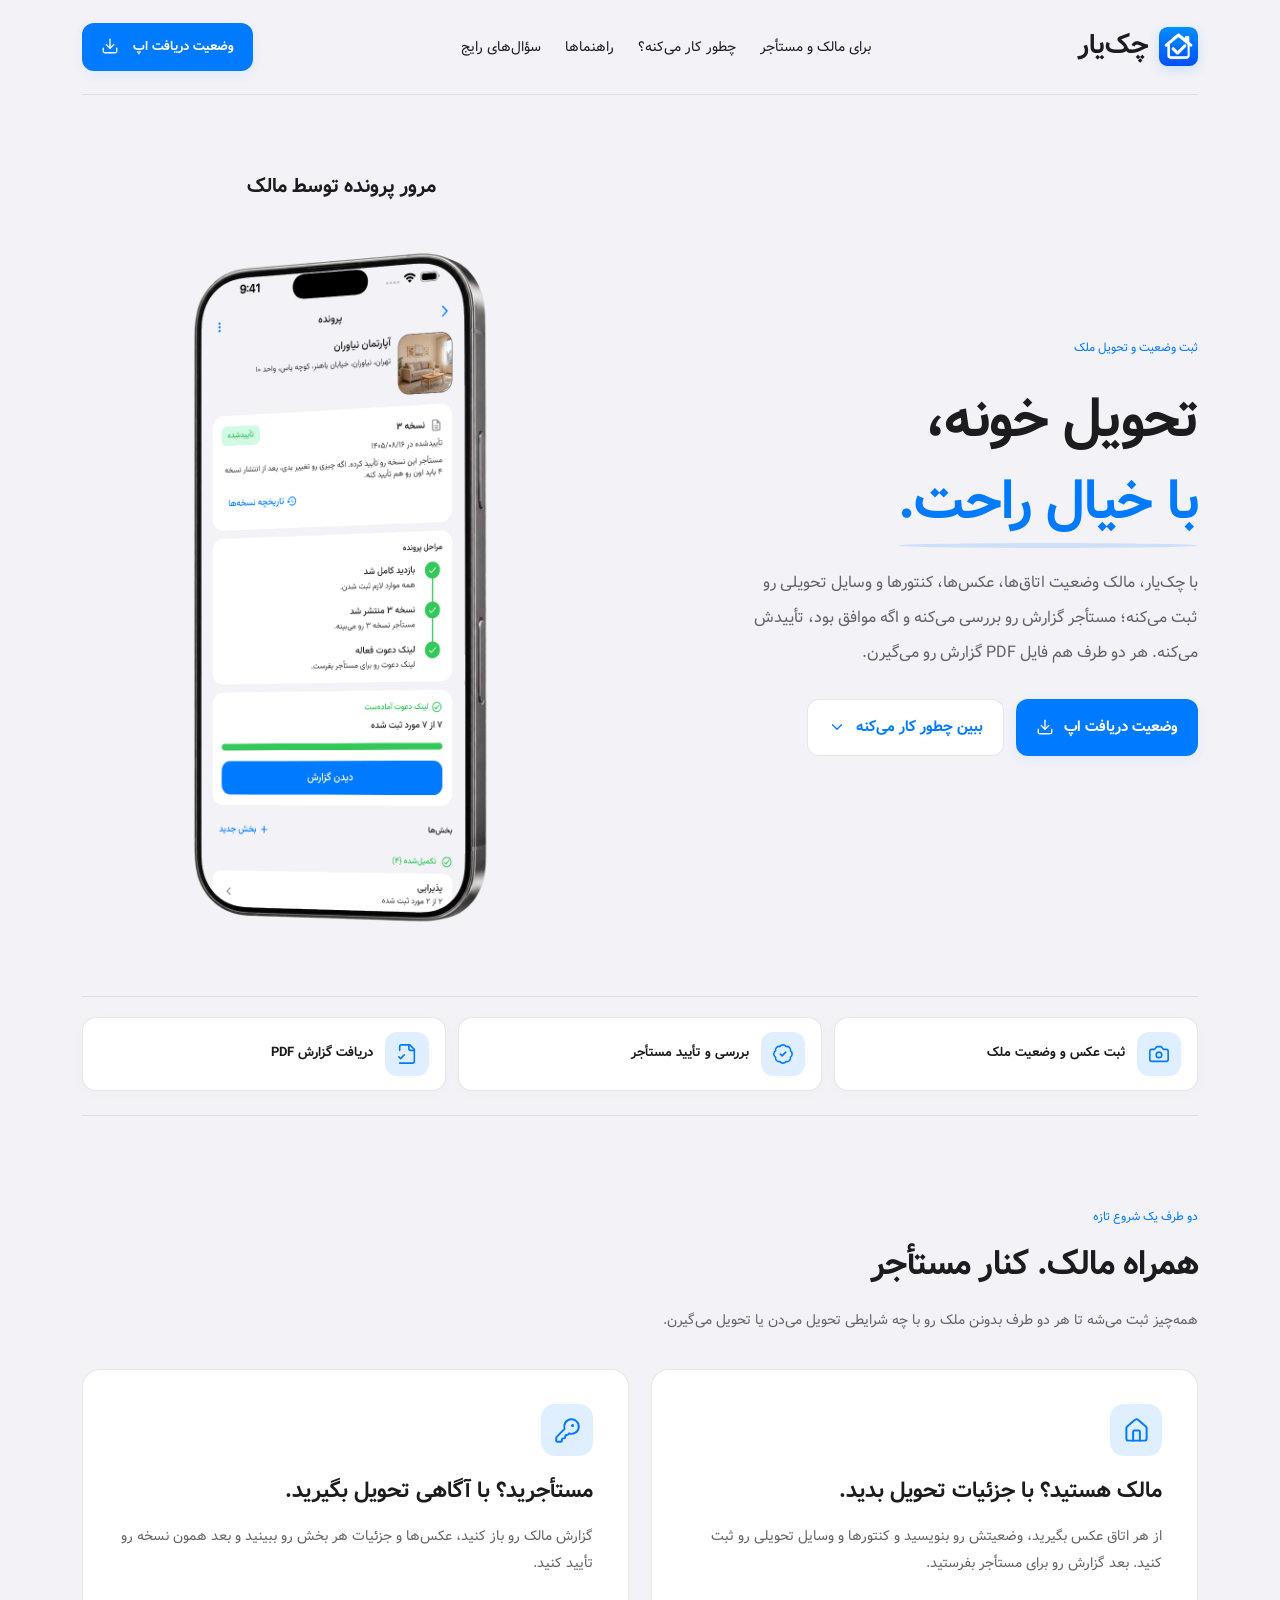
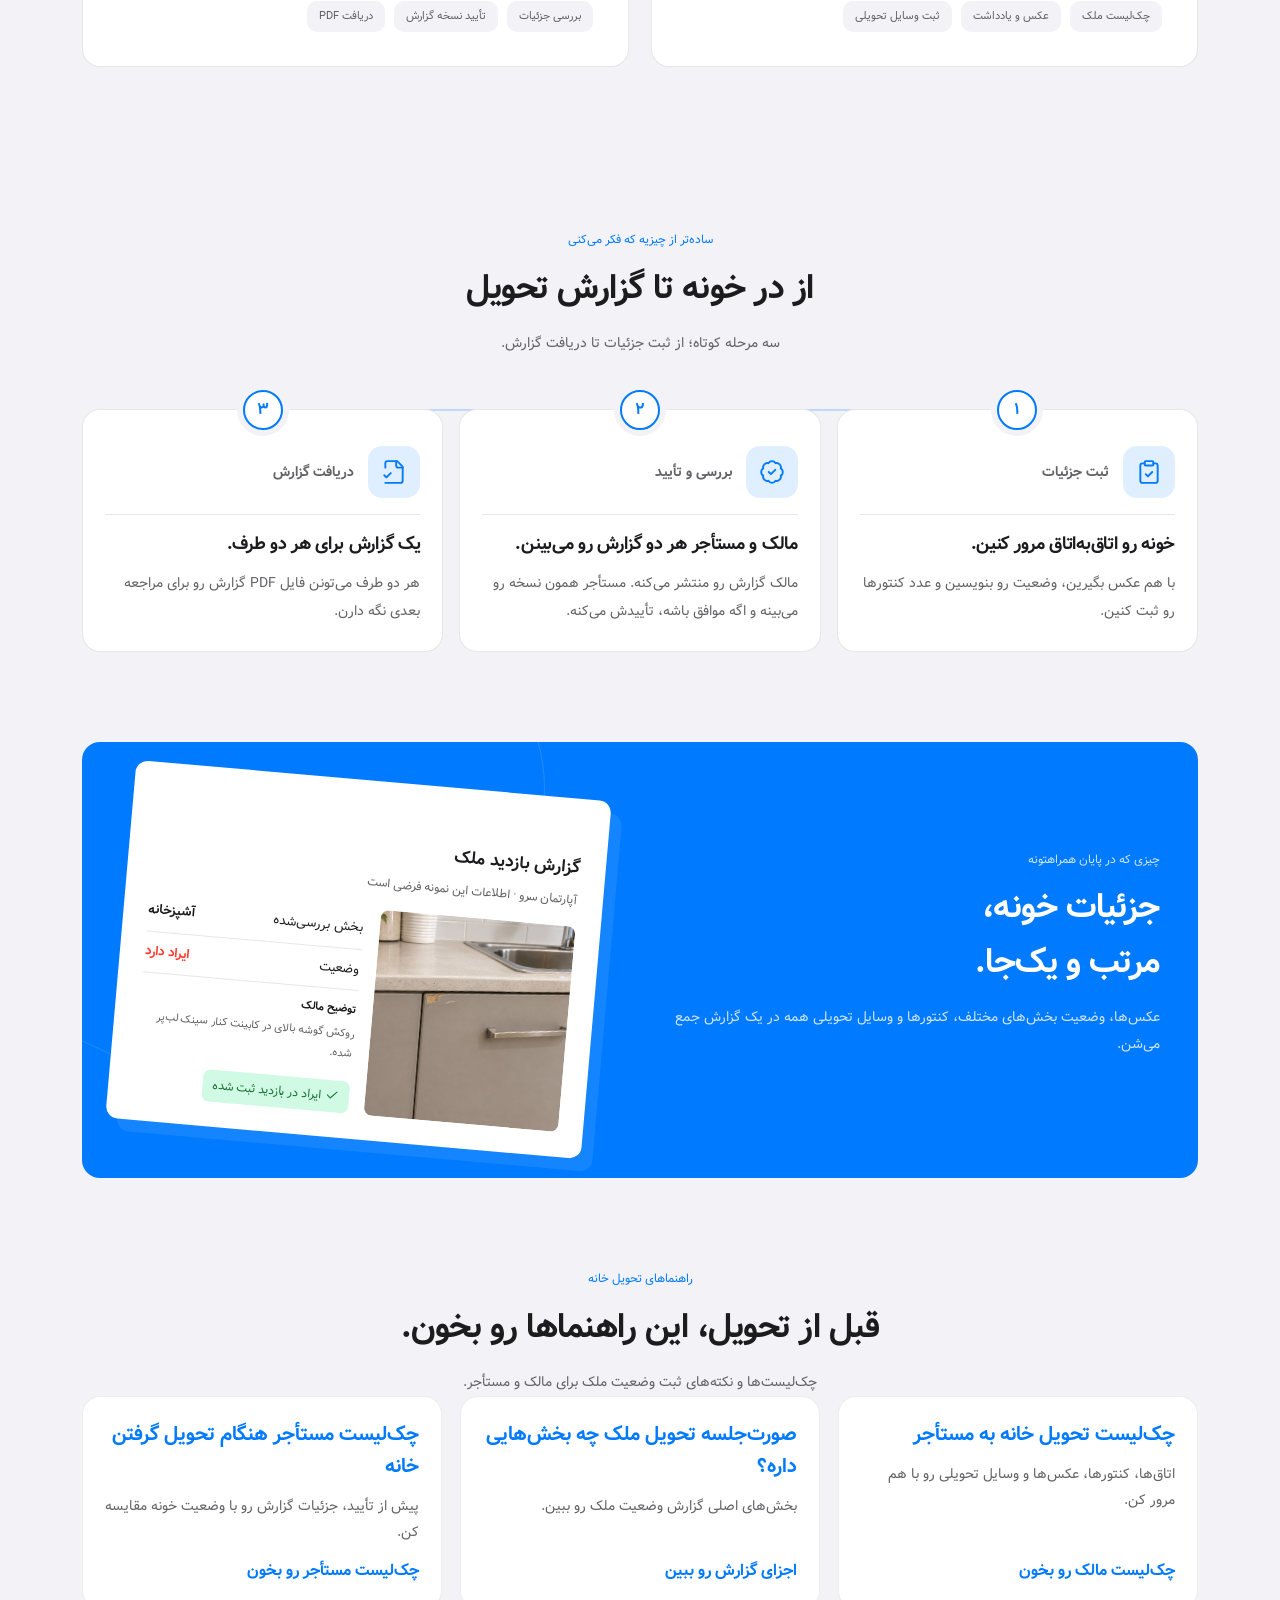
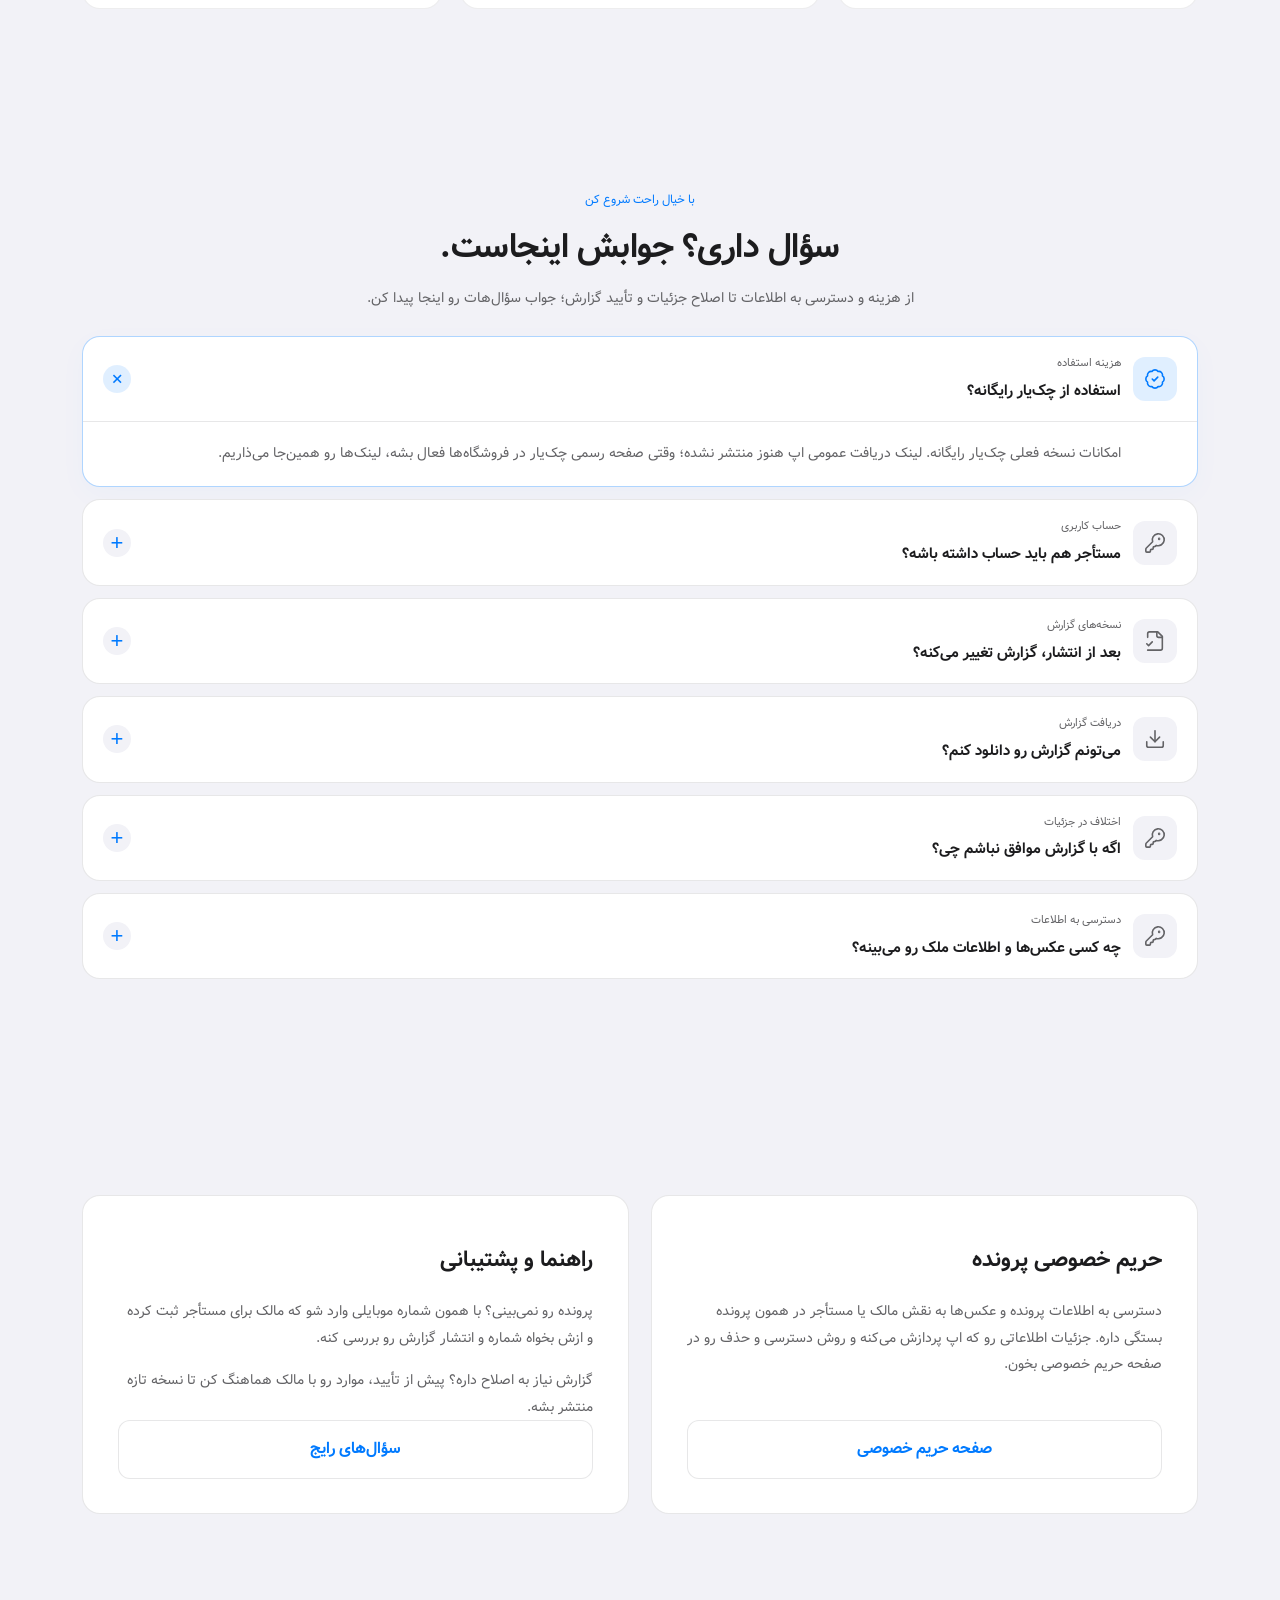
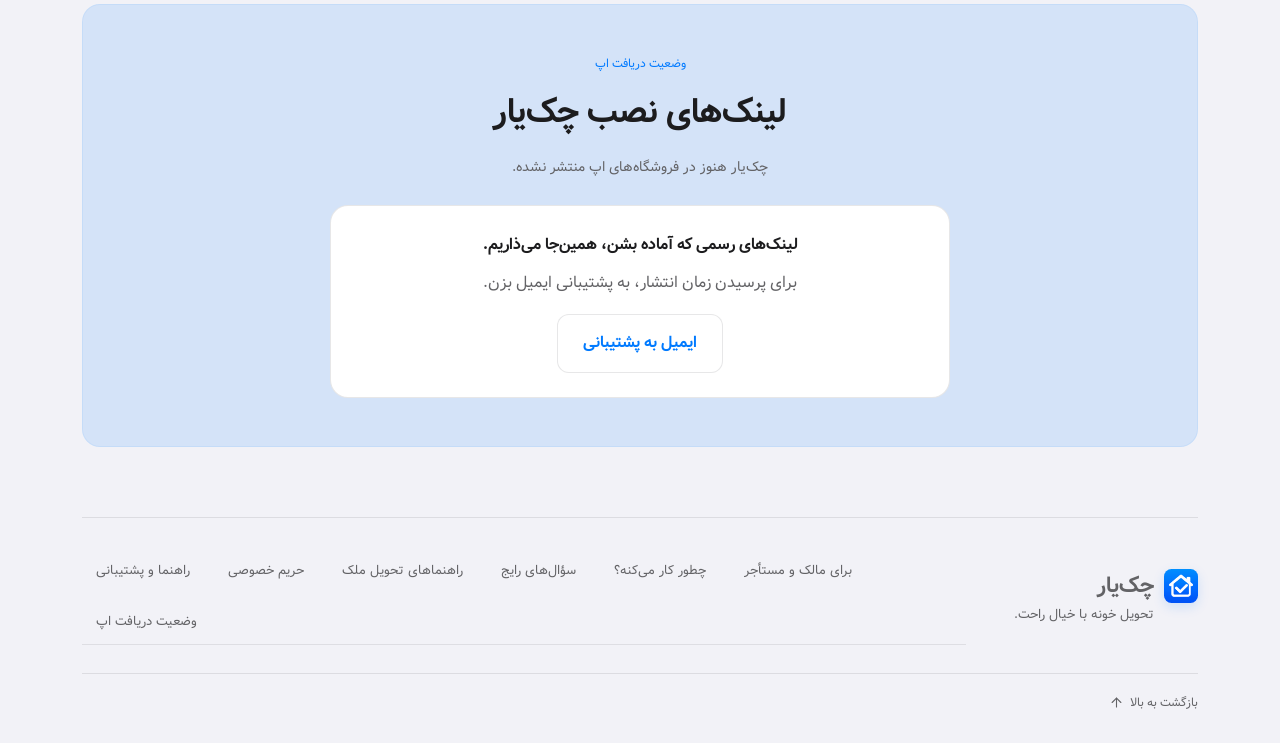
<file: index.html>
<!DOCTYPE html>
<html lang="fa" dir="rtl">
<head>
  <meta charset="utf-8">
  <meta name="viewport" content="width=device-width,initial-scale=1">
  <meta name="description" content="با چک‌یار، مالک وضعیت خانه، عکس‌ها، کنتورها و وسایل تحویلی رو ثبت می‌کنه و گزارش رو برای بررسی و تأیید با مستأجر به اشتراک می‌ذاره.">
  <meta name="theme-color" content="#f2f2f7">
  <title>چک‌یار | ثبت وضعیت و صورت‌جلسه تحویل ملک</title>
  <link rel="canonical" href="https://checkyaar.ir/">
  <link rel="icon" href="assets/brand/app-logo.png" type="image/png">
  <link rel="preload" as="image" href="assets/hero/phone-inspection-real-ui.png" type="image/png" fetchpriority="high">
  <meta property="og:type" content="website">
  <meta property="og:locale" content="fa_IR">
  <meta property="og:site_name" content="چک‌یار">
  <meta property="og:title" content="چک‌یار | ثبت وضعیت و صورت‌جلسه تحویل ملک">
  <meta property="og:description" content="وضعیت خانه، عکس‌ها و جزئیات تحویل رو ثبت کن و گزارش رو با مالک یا مستأجر به اشتراک بذار.">
  <meta property="og:url" content="https://checkyaar.ir/">
  <meta property="og:image" content="https://checkyaar.ir/assets/brand/social-preview.png">
  <meta property="og:image:width" content="1190">
  <meta property="og:image:height" content="1322">
  <meta property="og:image:type" content="image/png">
  <meta name="twitter:card" content="summary_large_image">
  <meta name="twitter:title" content="چک‌یار | ثبت وضعیت و صورت‌جلسه تحویل ملک">
  <meta name="twitter:description" content="وضعیت خانه، عکس‌ها و جزئیات تحویل رو ثبت کن و گزارش رو با مالک یا مستأجر به اشتراک بذار.">
  <meta name="twitter:image" content="https://checkyaar.ir/assets/brand/social-preview.png">
  <script type="application/ld+json">
  {
    "@context": "https://schema.org",
    "@graph": [
      { "@type": "Organization", "@id": "https://checkyaar.ir/#organization", "name": "چک‌یار", "url": "https://checkyaar.ir/", "logo": "https://checkyaar.ir/assets/brand/app-logo.png", "email": "support@checkyaar.ir" },
      { "@type": "WebSite", "@id": "https://checkyaar.ir/#website", "url": "https://checkyaar.ir/", "name": "چک‌یار", "inLanguage": "fa-IR", "publisher": { "@id": "https://checkyaar.ir/#organization" } },
      { "@type": "SoftwareApplication", "@id": "https://checkyaar.ir/#application", "name": "چک‌یار", "url": "https://checkyaar.ir/", "description": "ثبت وضعیت ملک، عکس‌ها و جزئیات تحویل برای مالک و مستأجر.", "applicationCategory": "UtilitiesApplication", "operatingSystem": ["Android", "iOS"], "publisher": { "@id": "https://checkyaar.ir/#organization" }, "inLanguage": "fa-IR" }
    ]
  }
  </script>
  <link rel="stylesheet" href="styles.css">
</head>
<body>
  <div class="wrap">
    <nav>
      <a class="brand" href="#"><img class="mark" src="assets/brand/app-logo.png" alt="" width="39"
      height="39" decoding="async"> چک‌یار</a>
      <div class="navlinks">
        <a href="#benefits">برای مالک و مستأجر</a><a href="#how">چطور کار می‌کنه؟</a><a href="guides/">راهنماها</a><a href="#faq">سؤال‌های رایج</a>
      </div><a class="btn small" href="#download">وضعیت دریافت اپ <span><!-- @license lucide-static v0.468.0 - ISC -->
      <svg aria-hidden="true" focusable="false" class="lucide lucide-download" xmlns="http://www.w3.org/2000/svg"
      width="24" height="24" viewbox="0 0 24 24" fill="none" stroke="currentcolor" stroke-width="2" stroke-linecap=
      "round" stroke-linejoin="round">
      <path d="M21 15v4a2 2 0 0 1-2 2H5a2 2 0 0 1-2-2v-4"></path>
      <polyline points="7 10 12 15 17 10"></polyline>
      <line x1="12" x2="12" y1="15" y2="3"></line></svg></span></a>
    </nav>
    <main>
      <section class="hero">
        <div>
          <p class="label">ثبت وضعیت و تحویل ملک</p>
          <h1>تحویل خونه،<br>
          <em>با خیال راحت.</em></h1>
          <p class="intro">با چک‌یار، مالک وضعیت اتاق‌ها، عکس‌ها، کنتورها و وسایل تحویلی رو ثبت می‌کنه؛ مستأجر گزارش رو بررسی می‌کنه و اگه موافق بود، تأییدش می‌کنه. هر دو طرف هم فایل PDF گزارش رو می‌گیرن.</p>
          <div class="actions">
            <a class="btn" href="#download">وضعیت دریافت اپ <span><!-- @license lucide-static v0.468.0 - ISC -->
            <svg aria-hidden="true" focusable="false" class="lucide lucide-download" xmlns="http://www.w3.org/2000/svg"
            width="24" height="24" viewbox="0 0 24 24" fill="none" stroke="currentcolor" stroke-width="2"
            stroke-linecap="round" stroke-linejoin="round">
            <path d="M21 15v4a2 2 0 0 1-2 2H5a2 2 0 0 1-2-2v-4"></path>
            <polyline points="7 10 12 15 17 10"></polyline>
            <line x1="12" x2="12" y1="15" y2="3"></line></svg></span></a> <a class="btn light" href="#how">ببین چطور
            کار می‌کنه <span><!-- @license lucide-static v0.468.0 - ISC -->
            <svg aria-hidden="true" focusable="false" class="lucide lucide-chevron-down" xmlns="http://www.w3.org/2000/svg"
            width="24" height="24" viewbox="0 0 24 24" fill="none" stroke="currentcolor" stroke-width="2"
            stroke-linecap="round" stroke-linejoin="round">
            <path d="m6 9 6 6 6-6"></path></svg></span></a>
          </div>
        </div>
        <div class="scene">
          <div class="hero-headings">
            <h2 class="hero-heading is-active" id="hero-owner-heading">مرور پرونده توسط مالک</h2>
            <h2 class="hero-heading" id="hero-inspection-heading" aria-hidden="true">ثبت ایراد با عکس و توضیح</h2>
            <h2 class="hero-heading" id="hero-tenant-heading" aria-hidden="true">بررسی و تأیید گزارش توسط مستأجر</h2>
            <h2 class="hero-heading" id="hero-preview-heading" aria-hidden="true">مشاهده جزئیات و عکس‌های بازدید</h2>
          </div>
          <div class="hero-slideshow" id="hero-slideshow" data-hero-slideshow>
            <img class="hero-art is-active" src="assets/hero/phone-inspection-real-ui.png" data-heading="hero-owner-heading"
            alt="نمای کلی پرونده و مراحل تحویل ملک برای مالک" width="760" height="1013" decoding="async" fetchpriority="high">
            <img class="hero-art" src="[data-uri]" data-src="assets/hero/phone-inspection-flow-real-ui.png" data-heading="hero-inspection-heading"
            alt="ثبت ایراد کابینت آشپزخانه همراه با توضیح و عکس در چک‌یار" width="760" height="1013" decoding="async" aria-hidden="true">
            <img class="hero-art" src="[data-uri]" data-src="assets/hero/phone-review-real-ui.png" data-heading="hero-tenant-heading"
            alt="بررسی و تأیید نسخه گزارش توسط مستأجر" width="760" height="1013" decoding="async" aria-hidden="true">
            <img class="hero-art" src="[data-uri]" data-src="assets/hero/phone-owner-inspection-preview-real-ui.png" data-heading="hero-preview-heading"
            alt="پیش‌نمایش وضعیت کابینت همراه با توضیح مالک و عکس ایراد" width="760" height="1013" decoding="async" aria-hidden="true">
          </div>
        </div>
      </section>
      <ul class="ribbon" aria-label="خلاصه امکانات چک‌یار">
        <li class="ribbon-item">
          <span class="ribbon-icon" aria-hidden="true"><!-- @license lucide-static v0.468.0 - ISC -->
          <svg class="lucide lucide-camera" xmlns="http://www.w3.org/2000/svg" width="24" height="24" viewbox=
          "0 0 24 24" fill="none" stroke="currentcolor" stroke-width="2" stroke-linecap="round" stroke-linejoin="round">
          <path d=
          "M14.5 4h-5L7 7H4a2 2 0 0 0-2 2v9a2 2 0 0 0 2 2h16a2 2 0 0 0 2-2V9a2 2 0 0 0-2-2h-3l-2.5-3z"></path>
          <circle cx="12" cy="13" r="3"></circle></svg></span>
          <span class="ribbon-text">ثبت عکس و وضعیت ملک</span>
        </li>
        <li class="ribbon-item">
          <span class="ribbon-icon" aria-hidden="true"><!-- @license lucide-static v0.468.0 - ISC -->
          <svg class="lucide lucide-badge-check" xmlns="http://www.w3.org/2000/svg" width="24" height="24" viewbox=
          "0 0 24 24" fill="none" stroke="currentcolor" stroke-width="2" stroke-linecap="round" stroke-linejoin="round">
          <path d=
          "M3.85 8.62a4 4 0 0 1 4.78-4.77 4 4 0 0 1 6.74 0 4 4 0 0 1 4.78 4.78 4 4 0 0 1 0 6.74 4 4 0 0 1-4.77 4.78 4 4 0 0 1-6.75 0 4 4 0 0 1-4.78-4.77 4 4 0 0 1 0-6.76Z"></path>
          <path d="m9 12 2 2 4-4"></path></svg></span>
          <span class="ribbon-text">بررسی و تأیید مستأجر</span>
        </li>
        <li class="ribbon-item">
          <span class="ribbon-icon" aria-hidden="true"><!-- @license lucide-static v0.468.0 - ISC -->
          <svg class="lucide lucide-file-check-2" xmlns="http://www.w3.org/2000/svg" width="24" height="24" viewbox=
          "0 0 24 24" fill="none" stroke="currentcolor" stroke-width="2" stroke-linecap="round" stroke-linejoin="round">
          <path d="M4 22h14a2 2 0 0 0 2-2V7l-5-5H6a2 2 0 0 0-2 2v4"></path>
          <path d="M14 2v4a2 2 0 0 0 2 2h4"></path>
          <path d="m3 15 2 2 4-4"></path></svg></span>
          <span class="ribbon-text">دریافت گزارش PDF</span>
        </li>
      </ul>
      <section id="benefits" class="section reveal">
        <div class="label">
          دو طرف یک شروع تازه
        </div>
        <h2 class="heading">همراه مالک. کنار مستأجر</h2>
        <p class="sectionintro">همه‌چیز ثبت می‌شه تا هر دو طرف بدونن ملک رو با چه شرایطی تحویل می‌دن یا تحویل می‌گیرن.</p>
        <div class="audience">
          <article class="panel">
            <div class="icon">
              <!-- @license lucide-static v0.468.0 - ISC -->
              <svg aria-hidden="true" focusable="false" class="lucide lucide-house" xmlns="http://www.w3.org/2000/svg"
              width="24" height="24" viewbox="0 0 24 24" fill="none" stroke="currentcolor" stroke-width="2"
              stroke-linecap="round" stroke-linejoin="round">
              <path d="M15 21v-8a1 1 0 0 0-1-1h-4a1 1 0 0 0-1 1v8"></path>
              <path d=
              "M3 10a2 2 0 0 1 .709-1.528l7-5.999a2 2 0 0 1 2.582 0l7 5.999A2 2 0 0 1 21 10v9a2 2 0 0 1-2 2H5a2 2 0 0 1-2-2z"></path>
              </svg>
            </div>
            <h3>مالک هستید؟ با جزئیات تحویل بدید.</h3>
            <p>از هر اتاق عکس بگیرید، وضعیتش رو بنویسید و کنتورها و وسایل تحویلی رو ثبت کنید. بعد گزارش رو برای مستأجر بفرستید.</p>
            <div class="chips">
              <span>چک‌لیست ملک</span><span>عکس و یادداشت</span><span>ثبت وسایل تحویلی</span>
            </div>
          </article>
          <article class="panel peach">
            <div class="icon">
              <!-- @license lucide-static v0.468.0 - ISC -->
              <svg aria-hidden="true" focusable="false" class="lucide lucide-key-round" xmlns=
              "http://www.w3.org/2000/svg" width="24" height="24" viewbox="0 0 24 24" fill="none" stroke="currentcolor"
              stroke-width="2" stroke-linecap="round" stroke-linejoin="round">
              <path d=
              "M2.586 17.414A2 2 0 0 0 2 18.828V21a1 1 0 0 0 1 1h3a1 1 0 0 0 1-1v-1a1 1 0 0 1 1-1h1a1 1 0 0 0 1-1v-1a1 1 0 0 1 1-1h.172a2 2 0 0 0 1.414-.586l.814-.814a6.5 6.5 0 1 0-4-4z"></path>
              <circle cx="16.5" cy="7.5" r=".5" fill="currentColor"></circle></svg>
            </div>
            <h3>مستأجرید؟ با آگاهی تحویل بگیرید.</h3>
            <p>گزارش مالک رو باز کنید، عکس‌ها و جزئیات هر بخش رو ببینید و بعد همون نسخه رو تأیید کنید.</p>
            <div class="chips">
              <span>بررسی جزئیات</span><span>تأیید نسخه گزارش</span><span>دریافت PDF</span>
            </div>
          </article>
        </div>
      </section>
      <section id="how" class="section reveal">
        <div class="how-intro center">
          <div class="label">
            ساده‌تر از چیزیه که فکر می‌کنی
          </div>
          <h2 class="heading">از در خونه تا گزارش تحویل</h2>
          <p class="sectionintro">سه مرحله کوتاه؛ از ثبت جزئیات تا دریافت گزارش.</p>
        </div>
        <ol class="steps" aria-label="مراحل کار با چک‌یار">
          <li class="step">
            <div class="step-marker">
              <span class="step-node">۱</span>
            </div>
            <div class="step-top">
              <span class="step-icon" aria-hidden="true"><!-- @license lucide-static v0.468.0 - ISC -->
              <svg class="lucide lucide-clipboard-check" xmlns="http://www.w3.org/2000/svg" width="24" height="24"
              viewbox="0 0 24 24" fill="none" stroke="currentcolor" stroke-width="2" stroke-linecap="round"
              stroke-linejoin="round">
              <rect width="8" height="4" x="8" y="2" rx="1" ry="1"></rect>
              <path d="M16 4h2a2 2 0 0 1 2 2v14a2 2 0 0 1-2 2H6a2 2 0 0 1-2-2V6a2 2 0 0 1 2-2h2"></path>
              <path d="m9 14 2 2 4-4"></path></svg></span>
              <p class="step-phase">ثبت جزئیات</p>
            </div>
            <h3>خونه رو اتاق‌به‌اتاق مرور کنین.</h3>
            <p>با هم عکس بگیرین، وضعیت رو بنویسین و عدد کنتورها رو ثبت کنین.</p>
          </li>
          <li class="step">
            <div class="step-marker">
              <span class="step-node">۲</span>
            </div>
            <div class="step-top">
              <span class="step-icon" aria-hidden="true"><!-- @license lucide-static v0.468.0 - ISC -->
              <svg class="lucide lucide-badge-check" xmlns="http://www.w3.org/2000/svg" width="24" height="24"
              viewbox="0 0 24 24" fill="none" stroke="currentcolor" stroke-width="2" stroke-linecap="round"
              stroke-linejoin="round">
              <path d=
              "M3.85 8.62a4 4 0 0 1 4.78-4.77 4 4 0 0 1 6.74 0 4 4 0 0 1 4.78 4.78 4 4 0 0 1 0 6.74 4 4 0 0 1-4.77 4.78 4 4 0 0 1-6.75 0 4 4 0 0 1-4.78-4.77 4 4 0 0 1 0-6.76Z"></path>
              <path d="m9 12 2 2 4-4"></path></svg></span>
              <p class="step-phase">بررسی و تأیید</p>
            </div>
            <h3>مالک و مستأجر هر دو گزارش رو می‌بینن.</h3>
            <p>مالک گزارش رو منتشر می‌کنه. مستأجر همون نسخه رو می‌بینه و اگه موافق باشه، تأییدش می‌کنه.</p>
          </li>
          <li class="step">
            <div class="step-marker">
              <span class="step-node">۳</span>
            </div>
            <div class="step-top">
              <span class="step-icon" aria-hidden="true"><!-- @license lucide-static v0.468.0 - ISC -->
              <svg class="lucide lucide-file-check-2" xmlns="http://www.w3.org/2000/svg" width="24" height="24"
              viewbox="0 0 24 24" fill="none" stroke="currentcolor" stroke-width="2" stroke-linecap="round"
              stroke-linejoin="round">
              <path d="M4 22h14a2 2 0 0 0 2-2V7l-5-5H6a2 2 0 0 0-2 2v4"></path>
              <path d="M14 2v4a2 2 0 0 0 2 2h4"></path>
              <path d="m3 15 2 2 4-4"></path></svg></span>
              <p class="step-phase">دریافت گزارش</p>
            </div>
            <h3>یک گزارش برای هر دو طرف.</h3>
            <p>هر دو طرف می‌تونن فایل PDF گزارش رو برای مراجعه بعدی نگه دارن.</p>
          </li>
        </ol>
      </section>
      <section class="report reveal">
        <div>
          <div class="label">
            چیزی که در پایان همراهتونه
          </div>
          <h2 class="heading">جزئیات خونه،<br>
          مرتب و یک‌جا.</h2>
          <p>عکس‌ها، وضعیت بخش‌های مختلف، کنتورها و وسایل تحویلی همه در یک گزارش جمع می‌شن.</p>
        </div>
        <div class="paper">
          <div class="paper-header">
          <div class="label">چک‌یار · نمونه نمایشی</div>
            <h3>گزارش بازدید ملک</h3>
            <div class="address">آپارتمان سرو · اطلاعات این نمونه فرضی است</div>
          </div>
          <div class="inspection-preview">
            <div class="inspection-photo-frame">
              <img class="inspection-photo" src="assets/hero/kitchen-inspection-example.png"
              alt="لب‌پریدگی روکش گوشه در کابینت کنار سینک" width="800" height="533" loading="lazy" decoding="async">
            </div>
            <div class="inspection-details">
              <div class="paperline">
                <span>بخش بررسی‌شده</span><strong>آشپزخانه</strong>
              </div>
              <div class="paperline">
                <span>وضعیت</span><strong class="inspection-status">ایراد دارد</strong>
              </div>
              <div class="inspection-note">
                <strong>توضیح مالک</strong>
                <p>روکش گوشه بالای در کابینت کنار سینک لب‌پر شده.</p>
              </div>
              <span class="paperstamp"><!-- @license lucide-static v0.468.0 - ISC -->
              <svg aria-hidden="true" focusable="false" class="lucide lucide-check" xmlns="http://www.w3.org/2000/svg"
              width="24" height="24" viewbox="0 0 24 24" fill="none" stroke="currentcolor" stroke-width="2" stroke-linecap=
              "round" stroke-linejoin="round">
              <path d="M20 6 9 17l-5-5"></path></svg> ایراد در بازدید ثبت شده</span>
            </div>
          </div>
        </div>
      </section>
      <section id="guides" class="section reveal" aria-labelledby="guides-title">
        <div class="how-intro center">
          <div class="label">راهنماهای تحویل خانه</div>
          <h2 id="guides-title" class="heading">قبل از تحویل، این راهنماها رو بخون.</h2>
          <p class="sectionintro">چک‌لیست‌ها و نکته‌های ثبت وضعیت ملک برای مالک و مستأجر.</p>
        </div>
        <div class="guide-grid">
          <article class="guide-card"><h3><a href="guides/checklist-tahvil-khane.html">چک‌لیست تحویل خانه به مستأجر</a></h3><p>اتاق‌ها، کنتورها، عکس‌ها و وسایل تحویلی رو با هم مرور کن.</p><a href="guides/checklist-tahvil-khane.html">چک‌لیست مالک رو بخون</a></article>
          <article class="guide-card"><h3><a href="guides/soorat-jalase-tahvil-melk.html">صورت‌جلسه تحویل ملک چه بخش‌هایی داره؟</a></h3><p>بخش‌های اصلی گزارش وضعیت ملک رو ببین.</p><a href="guides/soorat-jalase-tahvil-melk.html">اجزای گزارش رو ببین</a></article>
          <article class="guide-card"><h3><a href="guides/checklist-mostajer-baraye-tahvil.html">چک‌لیست مستأجر هنگام تحویل گرفتن خانه</a></h3><p>پیش از تأیید، جزئیات گزارش رو با وضعیت خونه مقایسه کن.</p><a href="guides/checklist-mostajer-baraye-tahvil.html">چک‌لیست مستأجر رو بخون</a></article>
        </div>
      </section>
      <section id="faq" class="section reveal" aria-labelledby="faq-title">
        <div class="faq-intro">
          <div class="label">با خیال راحت شروع کن</div>
          <h2 id="faq-title" class="heading">سؤال داری؟ جوابش اینجاست.</h2>
          <p class="sectionintro">از هزینه و دسترسی به اطلاعات تا اصلاح جزئیات و تأیید گزارش؛ جواب سؤال‌هات رو اینجا پیدا کن.</p>
        </div>
        <div class="faq">
          <details class="faq-card" open>
            <summary>
              <span class="faq-icon"><svg aria-hidden="true" focusable="false" class="lucide lucide-badge-check" xmlns=
              "http://www.w3.org/2000/svg" width="24" height="24" viewbox="0 0 24 24" fill="none" stroke="currentcolor"
              stroke-width="2" stroke-linecap="round" stroke-linejoin="round">
              <path d=
              "M3.85 8.62a4 4 0 0 1 4.78-4.77 4 4 0 0 1 6.74 0 4 4 0 0 1 4.78 4.78 4 4 0 0 1 0 6.74 4 4 0 0 1-4.77 4.78 4 4 0 0 1-6.75 0 4 4 0 0 1-4.78-4.77 4 4 0 0 1 0-6.76Z"></path>
              <path d="m9 12 2 2 4-4"></path></svg></span><span class="faq-question"><span class="faq-topic">هزینه
              استفاده</span><span>استفاده از چک‌یار رایگانه؟</span></span>
              <span class="faq-toggle" aria-hidden="true">+</span>
            </summary>
            <div class="faq-answer">
              <p>امکانات نسخه فعلی چک‌یار رایگانه. لینک دریافت عمومی اپ هنوز منتشر نشده؛ وقتی صفحه رسمی چک‌یار در فروشگاه‌ها فعال بشه، لینک‌ها رو همین‌جا می‌ذاریم.</p>
            </div>
          </details>
          <details class="faq-card">
            <summary>
              <span class="faq-icon"><svg aria-hidden="true" focusable="false" class="lucide lucide-key-round" xmlns=
              "http://www.w3.org/2000/svg" width="24" height="24" viewbox="0 0 24 24" fill="none" stroke="currentcolor"
              stroke-width="2" stroke-linecap="round" stroke-linejoin="round">
              <path d=
              "M2.586 17.414A2 2 0 0 0 2 18.828V21a1 1 0 0 0 1 1h3a1 1 0 0 0 1-1v-1a1 1 0 0 1 1-1h1a1 1 0 0 0 1-1v-1a1 1 0 0 1 1-1h.172a2 2 0 0 0 1.414-.586l.814-.814a6.5 6.5 0 1 0-4-4z"></path>
              <circle cx="16.5" cy="7.5" r=".5" fill="currentColor"></circle></svg></span><span class=
              "faq-question"><span class="faq-topic">حساب کاربری</span><span>مستأجر هم باید حساب داشته
              باشه؟</span></span>
              <span class="faq-toggle" aria-hidden="true">+</span>
            </summary>
            <div class="faq-answer">
              <p>بله. مستأجر باید با همون شماره موبایلی که مالک برای پرونده ثبت کرده حساب بسازه. بعد از ورود، می‌تونه گزارش رو ببینه و تأیید کنه.</p>
            </div>
          </details>
          <details class="faq-card">
            <summary>
              <span class="faq-icon"><svg aria-hidden="true" focusable="false" class="lucide lucide-file-check-2"
              xmlns="http://www.w3.org/2000/svg" width="24" height="24" viewbox="0 0 24 24" fill="none" stroke=
              "currentcolor" stroke-width="2" stroke-linecap="round" stroke-linejoin="round">
              <path d="M4 22h14a2 2 0 0 0 2-2V7l-5-5H6a2 2 0 0 0-2 2v4"></path>
              <path d="M14 2v4a2 2 0 0 0 2 2h4"></path>
              <path d="m3 15 2 2 4-4"></path></svg></span><span class="faq-question"><span class="faq-topic">نسخه‌های
              گزارش</span><span>بعد از انتشار، گزارش تغییر می‌کنه؟</span></span>
              <span class="faq-toggle" aria-hidden="true">+</span>
            </summary>
            <div class="faq-answer">
              <p>نسخه‌ای که منتشر شده تغییر نمی‌کنه. اگه اصلاح لازم باشه، مالک پیش‌نویس رو ویرایش می‌کنه و نسخه تازه‌ای منتشر می‌کنه. مستأجر باید نسخه تازه رو دوباره بررسی کنه و اگه موافق بود، تأییدش کنه؛ تأیید قبلی برای نسخه جدید معتبر نیست.</p>
            </div>
          </details>
          <details class="faq-card">
            <summary>
              <span class="faq-icon"><svg aria-hidden="true" focusable="false" class="lucide lucide-download" xmlns=
              "http://www.w3.org/2000/svg" width="24" height="24" viewbox="0 0 24 24" fill="none" stroke="currentcolor"
              stroke-width="2" stroke-linecap="round" stroke-linejoin="round">
              <path d="M21 15v4a2 2 0 0 1-2 2H5a2 2 0 0 1-2-2v-4"></path>
              <polyline points="7 10 12 15 17 10"></polyline>
              <line x1="12" x2="12" y1="15" y2="3"></line></svg></span><span class="faq-question"><span class=
              "faq-topic">دریافت گزارش</span><span>می‌تونم گزارش رو دانلود کنم؟</span></span>
              <span class="faq-toggle" aria-hidden="true">+</span>
            </summary>
            <div class="faq-answer">
              <p>بله. اگه به نسخه منتشرشده دسترسی داری، می‌تونی فایل PDF گزارش رو دریافت کنی.</p>
            </div>
          </details>

          <details class="faq-card">
            <summary>
              <span class="faq-icon"><svg aria-hidden="true" focusable="false" class="lucide lucide-key-round" xmlns=
              "http://www.w3.org/2000/svg" width="24" height="24" viewbox="0 0 24 24" fill="none" stroke="currentcolor"
              stroke-width="2" stroke-linecap="round" stroke-linejoin="round">
              <path d=
              "M2.586 17.414A2 2 0 0 0 2 18.828V21a1 1 0 0 0 1 1h3a1 1 0 0 0 1-1v-1a1 1 0 0 1 1-1h1a1 1 0 0 0 1-1v-1a1 1 0 0 1 1-1h.172a2 2 0 0 0 1.414-.586l.814-.814a6.5 6.5 0 1 0-4-4z"></path>
              <circle cx="16.5" cy="7.5" r=".5" fill="currentColor"></circle></svg></span><span class="faq-question"><span class="faq-topic">اختلاف در جزئیات</span><span>اگه با گزارش موافق نباشم چی؟</span></span>
              <span class="faq-toggle" aria-hidden="true">+</span>
            </summary>
            <div class="faq-answer">
              <p>اگه بخشی از گزارش رو قبول نداری، تأییدش نکن. موردهایی رو که نیاز به اصلاح دارن با مالک در میون بذار. مالک می‌تونه پیش‌نویس رو اصلاح کنه و نسخه تازه‌ای منتشر کنه؛ مستأجر نمی‌تونه مستقیم گزارش رو ویرایش کنه.</p>
            </div>
          </details>
          <details class="faq-card">
            <summary>
              <span class="faq-icon"><svg aria-hidden="true" focusable="false" class="lucide lucide-key-round" xmlns=
              "http://www.w3.org/2000/svg" width="24" height="24" viewbox="0 0 24 24" fill="none" stroke="currentcolor"
              stroke-width="2" stroke-linecap="round" stroke-linejoin="round">
              <path d=
              "M2.586 17.414A2 2 0 0 0 2 18.828V21a1 1 0 0 0 1 1h3a1 1 0 0 0 1-1v-1a1 1 0 0 1 1-1h1a1 1 0 0 0 1-1v-1a1 1 0 0 1 1-1h.172a2 2 0 0 0 1.414-.586l.814-.814a6.5 6.5 0 1 0-4-4z"></path>
              <circle cx="16.5" cy="7.5" r=".5" fill="currentColor"></circle></svg></span><span class="faq-question"><span class="faq-topic">دسترسی به اطلاعات</span><span>چه کسی عکس‌ها و اطلاعات ملک رو می‌بینه؟</span></span>
              <span class="faq-toggle" aria-hidden="true">+</span>
            </summary>
            <div class="faq-answer">
              <p>مالک پیش‌نویس پرونده رو می‌بینه و مدیریت می‌کنه. مستأجری که برای پرونده ثبت شده، بعد از انتشار به نسخه‌ها و عکس‌های هر نسخه دسترسی داره. <a href="privacy.html">جزئیات حریم خصوصی رو بخون.</a></p>
            </div>
          </details>
        </div>
      </section>
      <section class="section reveal trust-section" aria-label="حریم خصوصی و راهنمای استفاده">
        <div class="audience">
          <article id="privacy" class="panel" aria-labelledby="privacy-title">
            <h2 id="privacy-title">حریم خصوصی پرونده</h2>
            <p>دسترسی به اطلاعات پرونده و عکس‌ها به نقش مالک یا مستأجر در همون پرونده بستگی داره. جزئیات اطلاعاتی رو که اپ پردازش می‌کنه و روش دسترسی و حذف رو در صفحه حریم خصوصی بخون.</p>
            <a class="btn light" href="privacy.html">صفحه حریم خصوصی</a>
          </article>
          <article id="support" class="panel" aria-labelledby="support-title">
            <h2 id="support-title">راهنما و پشتیبانی</h2>
            <p>پرونده رو نمی‌بینی؟ با همون شماره موبایلی وارد شو که مالک برای مستأجر ثبت کرده و ازش بخواه شماره و انتشار گزارش رو بررسی کنه.</p>
            <p>گزارش نیاز به اصلاح داره؟ پیش از تأیید، موارد رو با مالک هماهنگ کن تا نسخه تازه منتشر بشه.</p>
            <a class="btn light" href="#faq">سؤال‌های رایج</a>
          </article>
        </div>
      </section>
      <section id="download" class="download center reveal">
        <div class="label">وضعیت دریافت اپ</div>
        <h2 class="heading">لینک‌های نصب چک‌یار</h2>
        <p class="sectionintro">چک‌یار هنوز در فروشگاه‌های اپ منتشر نشده.</p>
        <div class="store-status">
          <strong>لینک‌های رسمی که آماده بشن، همین‌جا می‌ذاریم.</strong>
          <p>برای پرسیدن زمان انتشار، به پشتیبانی ایمیل بزن.</p>
          <a class="btn light" href="mailto:support@checkyaar.ir?subject=%D8%A7%D8%B7%D9%84%D8%A7%D8%B9%20%D8%A7%D8%B2%20%D8%A7%D9%86%D8%AA%D8%B4%D8%A7%D8%B1%20%DA%86%DA%A9%E2%80%8C%DB%8C%D8%A7%D8%B1">ایمیل به پشتیبانی</a>
        </div>
      </section>
    </main>
    <footer class="site-footer">
      <div class="footer-main">
        <div class="footer-brand">
          <div class="footer-identity">
            <a class="brand footer-logo" href="#"><img class="mark" src="assets/brand/app-logo.png" alt=""
            width="34" height="34" decoding="async"><span class="footer-name">چک‌یار</span></a>
            <p class="footer-tagline">تحویل خونه با خیال راحت.</p>
          </div>
        </div>
        <nav class="footer-nav" aria-label="پیوندهای پاورقی">
          <a href="#benefits">برای مالک و مستأجر</a><a href="#how">چطور کار می‌کنه؟</a><a href="#faq">سؤال‌های رایج</a><a href="guides/">راهنماهای تحویل ملک</a><a href="privacy.html">حریم خصوصی</a><a href="#support">راهنما و پشتیبانی</a><a href="#download">وضعیت دریافت اپ</a>
        </nav>
      </div>
      <div class="footer-bottom">
        <a class="footer-top" href="#">بازگشت به بالا <span aria-hidden="true"><!-- @license lucide-static v0.468.0 - ISC -->
        <svg class="lucide lucide-arrow-up" xmlns="http://www.w3.org/2000/svg" width="24" height="24" viewbox=
        "0 0 24 24" fill="none" stroke="currentcolor" stroke-width="2" stroke-linecap="round" stroke-linejoin="round">
        <path d="m5 12 7-7 7 7"></path>
        <path d="M12 19V5"></path></svg></span></a>
      </div>
    </footer>
  </div>
  <script src="script.js" defer></script>
</body>
</html>
</file>
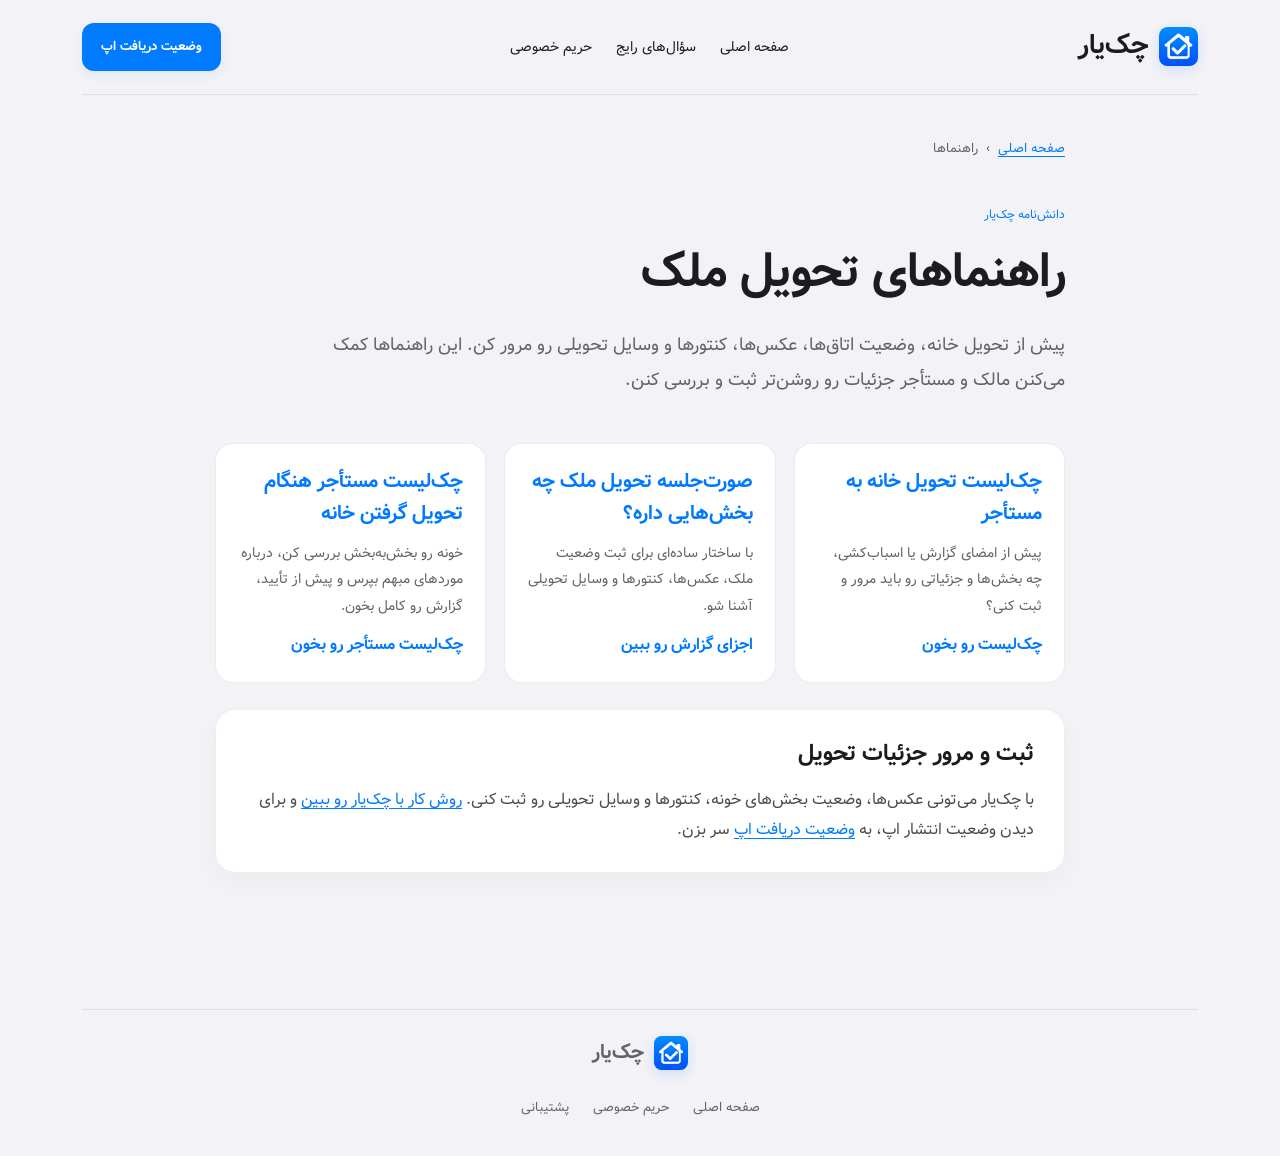
<file: guides/index.html>
<!DOCTYPE html>
<html lang="fa" dir="rtl">
<head>
  <meta charset="utf-8">
  <meta name="viewport" content="width=device-width,initial-scale=1">
  <meta name="description" content="راهنماهای کاربردی برای تحویل خانه، ثبت وضعیت ملک و آماده‌کردن گزارش روشن برای مالک و مستأجر.">
  <title>راهنماهای تحویل ملک و خانه اجاره‌ای — چک‌یار</title>
  <link rel="canonical" href="https://checkyaar.ir/guides/">
  <link rel="icon" href="../assets/brand/app-logo.png" type="image/png">
  <meta property="og:type" content="website">
  <meta property="og:locale" content="fa_IR">
  <meta property="og:site_name" content="چک‌یار">
  <meta property="og:title" content="راهنماهای تحویل ملک — چک‌یار">
  <meta property="og:description" content="چک‌لیست‌ها و راهنماهای ثبت وضعیت خانه برای مالک و مستأجر.">
  <meta property="og:url" content="https://checkyaar.ir/guides/">
  <meta property="og:image" content="https://checkyaar.ir/assets/brand/social-preview.png">
  <link rel="stylesheet" href="../styles.css">
  <script type="application/ld+json">
  {
    "@context": "https://schema.org",
    "@type": "CollectionPage",
    "name": "راهنماهای تحویل ملک و خانه اجاره‌ای",
    "url": "https://checkyaar.ir/guides/",
    "inLanguage": "fa-IR",
    "isPartOf": { "@id": "https://checkyaar.ir/#website" }
  }
  </script>
</head>
<body>
  <div class="wrap">
    <nav aria-label="پیمایش اصلی">
      <a class="brand" href="../"><img class="mark" src="../assets/brand/app-logo.png" alt="" width="39" height="39" decoding="async"> چک‌یار</a>
      <div class="navlinks"><a href="../">صفحه اصلی</a><a href="../#faq">سؤال‌های رایج</a><a href="../privacy.html">حریم خصوصی</a></div>
      <a class="btn small" href="../#download">وضعیت دریافت اپ</a>
    </nav>
    <main class="article-main">
      <div class="breadcrumb"><a href="../">صفحه اصلی</a><span aria-hidden="true">›</span><span>راهنماها</span></div>
      <header class="article-hero">
        <p class="label">دانش‌نامه چک‌یار</p>
        <h1>راهنماهای تحویل ملک</h1>
        <p class="article-lead">پیش از تحویل خانه، وضعیت اتاق‌ها، عکس‌ها، کنتورها و وسایل تحویلی رو مرور کن. این راهنماها کمک می‌کنن مالک و مستأجر جزئیات رو روشن‌تر ثبت و بررسی کنن.</p>
      </header>
      <section class="guide-grid" aria-label="مقاله‌های راهنما">
        <article class="guide-card">
          <h2><a href="checklist-tahvil-khane.html">چک‌لیست تحویل خانه به مستأجر</a></h2>
          <p>پیش از امضای گزارش یا اسباب‌کشی، چه بخش‌ها و جزئیاتی رو باید مرور و ثبت کنی؟</p>
          <a href="checklist-tahvil-khane.html">چک‌لیست رو بخون</a>
        </article>
        <article class="guide-card">
          <h2><a href="soorat-jalase-tahvil-melk.html">صورت‌جلسه تحویل ملک چه بخش‌هایی داره؟</a></h2>
          <p>با ساختار ساده‌ای برای ثبت وضعیت ملک، عکس‌ها، کنتورها و وسایل تحویلی آشنا شو.</p>
          <a href="soorat-jalase-tahvil-melk.html">اجزای گزارش رو ببین</a>
        </article>
        <article class="guide-card">
          <h2><a href="checklist-mostajer-baraye-tahvil.html">چک‌لیست مستأجر هنگام تحویل گرفتن خانه</a></h2>
          <p>خونه رو بخش‌به‌بخش بررسی کن، درباره موردهای مبهم بپرس و پیش از تأیید، گزارش رو کامل بخون.</p>
          <a href="checklist-mostajer-baraye-tahvil.html">چک‌لیست مستأجر رو بخون</a>
        </article>
      </section>
      <section class="article-card guide-cta">
        <h2>ثبت و مرور جزئیات تحویل</h2>
        <p>با چک‌یار می‌تونی عکس‌ها، وضعیت بخش‌های خونه، کنتورها و وسایل تحویلی رو ثبت کنی. <a href="../#how">روش کار با چک‌یار رو ببین</a> و برای دیدن وضعیت انتشار اپ، به <a href="../#download">وضعیت دریافت اپ</a> سر بزن.</p>
      </section>
    </main>
    <footer class="privacy-footer">
      <a class="brand" href="../"><img class="mark" src="../assets/brand/app-logo.png" alt="" width="34" height="34" decoding="async"> چک‌یار</a>
      <nav aria-label="پیوندهای پایانی"><a href="../">صفحه اصلی</a><a href="../privacy.html">حریم خصوصی</a><a href="mailto:support@checkyaar.ir">پشتیبانی</a></nav>
    </footer>
  </div>
</body>
</html>
</file>
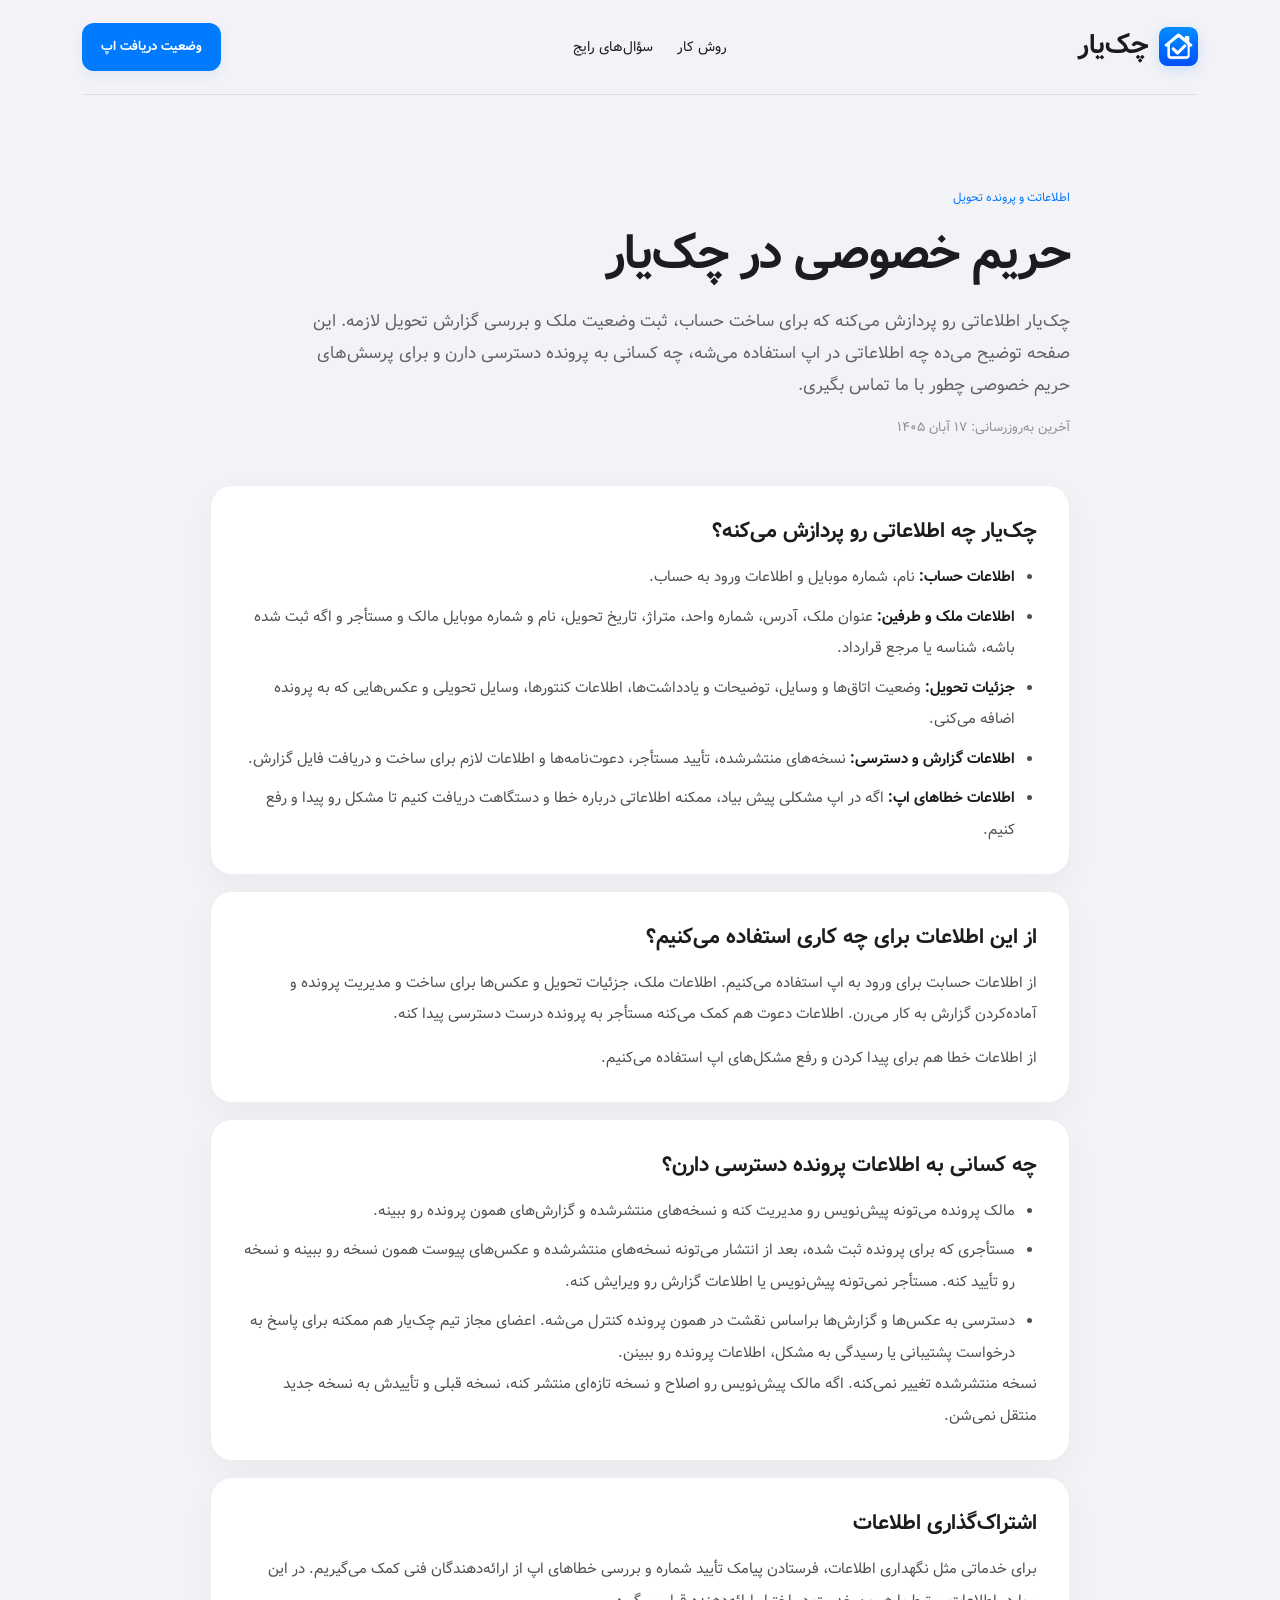
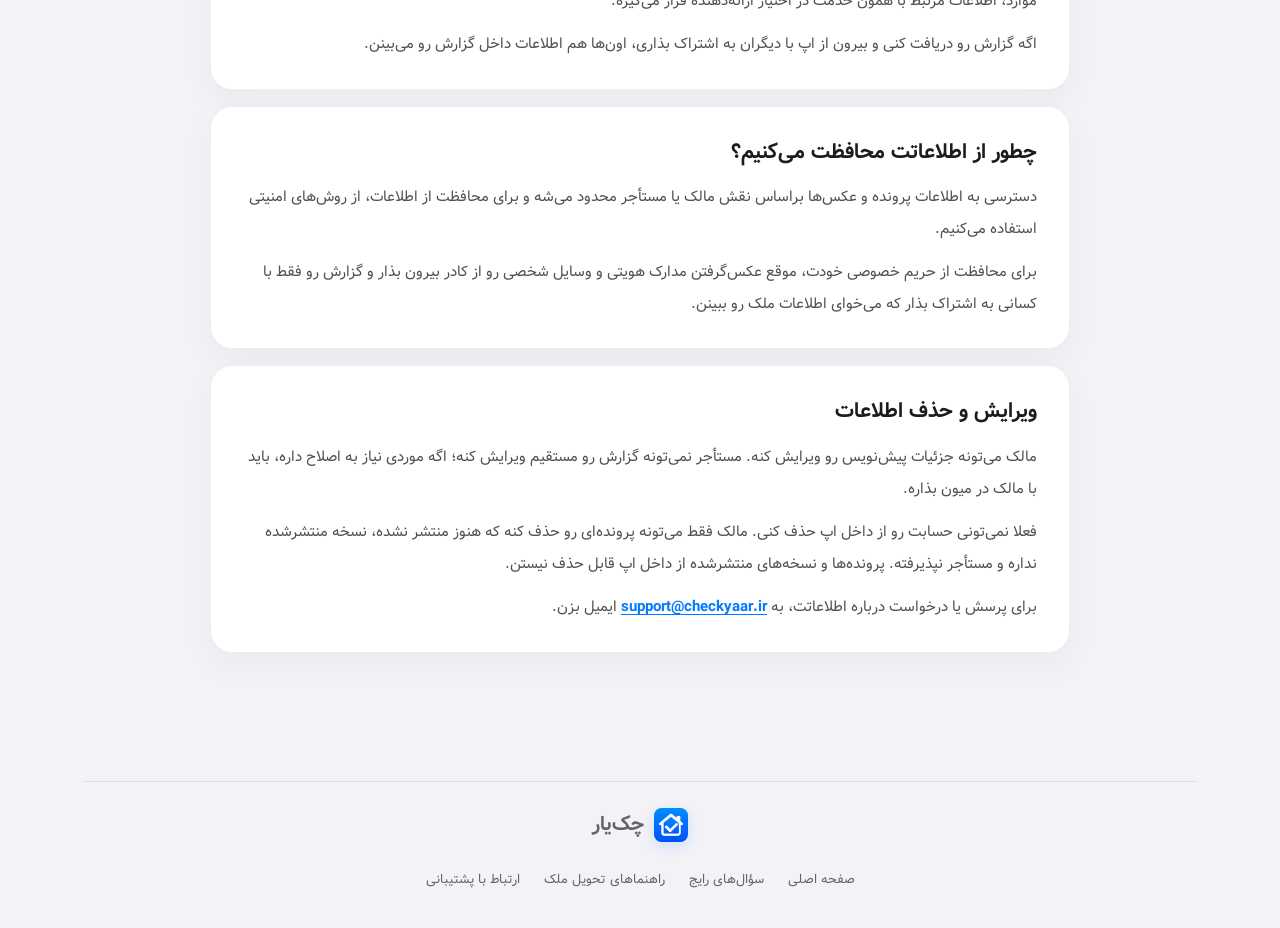
<file: privacy.html>
<!DOCTYPE html>
<html lang="fa" dir="rtl">
<head>
  <meta charset="utf-8">
  <meta name="viewport" content="width=device-width,initial-scale=1">
  <meta name="description" content="ببین چک‌یار چه اطلاعاتی رو پردازش می‌کنه، چه کسانی به پرونده‌هات دسترسی دارن و برای پرسش‌های حریم خصوصی چطور با ما تماس بگیری.">
  <title>حریم خصوصی — چک‌یار</title>
  <link rel="canonical" href="https://checkyaar.ir/privacy.html">
  <link rel="icon" href="assets/brand/app-logo.png" type="image/png">
  <meta property="og:type" content="website">
  <meta property="og:locale" content="fa_IR">
  <meta property="og:site_name" content="چک‌یار">
  <meta property="og:title" content="حریم خصوصی در چک‌یار">
  <meta property="og:description" content="ببین چک‌یار چه اطلاعاتی رو پردازش می‌کنه، چه کسانی به پرونده‌هات دسترسی دارن و چطور می‌تونی برای درخواست‌های حریم خصوصی با ما تماس بگیری.">
  <meta property="og:url" content="https://checkyaar.ir/privacy.html">
  <meta property="og:image" content="https://checkyaar.ir/assets/brand/social-preview.png">
  <link rel="stylesheet" href="styles.css">
</head>
<body class="privacy-page">
  <div class="wrap">
    <nav aria-label="پیمایش اصلی">
      <a class="brand" href="index.html" aria-label="صفحه اصلی چک‌یار">
        <img class="mark" src="assets/brand/app-logo.png" alt="" width="39" height="39" decoding="async">
        چک‌یار
      </a>
      <div class="navlinks">
        <a href="index.html#how">روش کار</a>
        <a href="index.html#faq">سؤال‌های رایج</a>
      </div>
      <a class="btn small" href="index.html#download">وضعیت دریافت اپ</a>
    </nav>

    <main class="privacy-main">
      <header class="privacy-hero">
        <p class="label">اطلاعاتت و پرونده تحویل</p>
        <h1>حریم خصوصی در چک‌یار</h1>
        <p class="privacy-lead">
          چک‌یار اطلاعاتی رو پردازش می‌کنه که برای ساخت حساب، ثبت وضعیت ملک و بررسی گزارش تحویل لازمه.
          این صفحه توضیح می‌ده چه اطلاعاتی در اپ استفاده می‌شه، چه کسانی به پرونده دسترسی دارن و برای پرسش‌های حریم خصوصی چطور با ما تماس بگیری.
        </p>
        <p class="privacy-updated">آخرین به‌روزرسانی: ۱۷ آبان ۱۴۰۵</p>
      </header>

      <div class="privacy-content">
        <section class="privacy-card" aria-labelledby="privacy-data-title">
          <h2 id="privacy-data-title">چک‌یار چه اطلاعاتی رو پردازش می‌کنه؟</h2>
          <ul>
            <li><strong>اطلاعات حساب:</strong> نام، شماره موبایل و اطلاعات ورود به حساب.</li>
            <li><strong>اطلاعات ملک و طرفین:</strong> عنوان ملک، آدرس، شماره واحد، متراژ، تاریخ تحویل، نام و شماره موبایل مالک و مستأجر و اگه ثبت شده باشه، شناسه یا مرجع قرارداد.</li>
            <li><strong>جزئیات تحویل:</strong> وضعیت اتاق‌ها و وسایل، توضیحات و یادداشت‌ها، اطلاعات کنتورها، وسایل تحویلی و عکس‌هایی که به پرونده اضافه می‌کنی.</li>
            <li><strong>اطلاعات گزارش و دسترسی:</strong> نسخه‌های منتشرشده، تأیید مستأجر، دعوت‌نامه‌ها و اطلاعات لازم برای ساخت و دریافت فایل گزارش.</li>
            <li><strong>اطلاعات خطاهای اپ:</strong> اگه در اپ مشکلی پیش بیاد، ممکنه اطلاعاتی درباره خطا و دستگاهت دریافت کنیم تا مشکل رو پیدا و رفع کنیم.</li>
          </ul>
        </section>

        <section class="privacy-card" aria-labelledby="privacy-use-title">
          <h2 id="privacy-use-title">از این اطلاعات برای چه کاری استفاده می‌کنیم؟</h2>
          <p>از اطلاعات حسابت برای ورود به اپ استفاده می‌کنیم. اطلاعات ملک، جزئیات تحویل و عکس‌ها برای ساخت و مدیریت پرونده و آماده‌کردن گزارش به کار می‌رن. اطلاعات دعوت هم کمک می‌کنه مستأجر به پرونده درست دسترسی پیدا کنه.</p>
          <p>از اطلاعات خطا هم برای پیدا کردن و رفع مشکل‌های اپ استفاده می‌کنیم.</p>
        </section>

        <section class="privacy-card" aria-labelledby="privacy-access-title">
          <h2 id="privacy-access-title">چه کسانی به اطلاعات پرونده دسترسی دارن؟</h2>
          <ul>
            <li>مالک پرونده می‌تونه پیش‌نویس رو مدیریت کنه و نسخه‌های منتشرشده و گزارش‌های همون پرونده رو ببینه.</li>
            <li>مستأجری که برای پرونده ثبت شده، بعد از انتشار می‌تونه نسخه‌های منتشرشده و عکس‌های پیوست همون نسخه رو ببینه و نسخه رو تأیید کنه. مستأجر نمی‌تونه پیش‌نویس یا اطلاعات گزارش رو ویرایش کنه.</li>
            <li>دسترسی به عکس‌ها و گزارش‌ها براساس نقشت در همون پرونده کنترل می‌شه. اعضای مجاز تیم چک‌یار هم ممکنه برای پاسخ به درخواست پشتیبانی یا رسیدگی به مشکل، اطلاعات پرونده رو ببینن.</li>
          </ul>
          <p>نسخه منتشرشده تغییر نمی‌کنه. اگه مالک پیش‌نویس رو اصلاح و نسخه تازه‌ای منتشر کنه، نسخه قبلی و تأییدش به نسخه جدید منتقل نمی‌شن.</p>
        </section>

        <section class="privacy-card" aria-labelledby="privacy-services-title">
          <h2 id="privacy-services-title">اشتراک‌گذاری اطلاعات</h2>
          <p>برای خدماتی مثل نگهداری اطلاعات، فرستادن پیامک تأیید شماره و بررسی خطاهای اپ از ارائه‌دهندگان فنی کمک می‌گیریم. در این موارد، اطلاعات مرتبط با همون خدمت در اختیار ارائه‌دهنده قرار می‌گیره.</p>
          <p>اگه گزارش رو دریافت کنی و بیرون از اپ با دیگران به اشتراک بذاری، اون‌ها هم اطلاعات داخل گزارش رو می‌بینن.</p>
        </section>

        <section class="privacy-card" aria-labelledby="privacy-security-title">
          <h2 id="privacy-security-title">چطور از اطلاعاتت محافظت می‌کنیم؟</h2>
          <p>دسترسی به اطلاعات پرونده و عکس‌ها براساس نقش مالک یا مستأجر محدود می‌شه و برای محافظت از اطلاعات، از روش‌های امنیتی استفاده می‌کنیم.</p>
          <p>برای محافظت از حریم خصوصی خودت، موقع عکس‌گرفتن مدارک هویتی و وسایل شخصی رو از کادر بیرون بذار و گزارش رو فقط با کسانی به اشتراک بذار که می‌خوای اطلاعات ملک رو ببینن.</p>
        </section>

        <section class="privacy-card" aria-labelledby="privacy-control-title">
          <h2 id="privacy-control-title">ویرایش و حذف اطلاعات</h2>
          <p>مالک می‌تونه جزئیات پیش‌نویس رو ویرایش کنه. مستأجر نمی‌تونه گزارش رو مستقیم ویرایش کنه؛ اگه موردی نیاز به اصلاح داره، باید با مالک در میون بذاره.</p>
          <p>فعلا نمی‌تونی حسابت رو از داخل اپ حذف کنی. مالک فقط می‌تونه پرونده‌ای رو حذف کنه که هنوز منتشر نشده، نسخه منتشرشده نداره و مستأجر نپذیرفته. پرونده‌ها و نسخه‌های منتشرشده از داخل اپ قابل حذف نیستن.</p>
          <p>برای پرسش یا درخواست درباره اطلاعاتت، به <a href="mailto:support@checkyaar.ir">support@checkyaar.ir</a> ایمیل بزن.</p>
        </section>
      </div>
    </main>

    <footer class="privacy-footer">
      <a class="brand" href="index.html">
        <img class="mark" src="assets/brand/app-logo.png" alt="" width="34" height="34" decoding="async">
        چک‌یار
      </a>
      <nav aria-label="پیوندهای پایانی">
        <a href="index.html">صفحه اصلی</a>
        <a href="index.html#faq">سؤال‌های رایج</a>
        <a href="guides/">راهنماهای تحویل ملک</a>
        <a href="mailto:support@checkyaar.ir">ارتباط با پشتیبانی</a>
      </nav>
    </footer>
  </div>
</body>
</html>
</file>
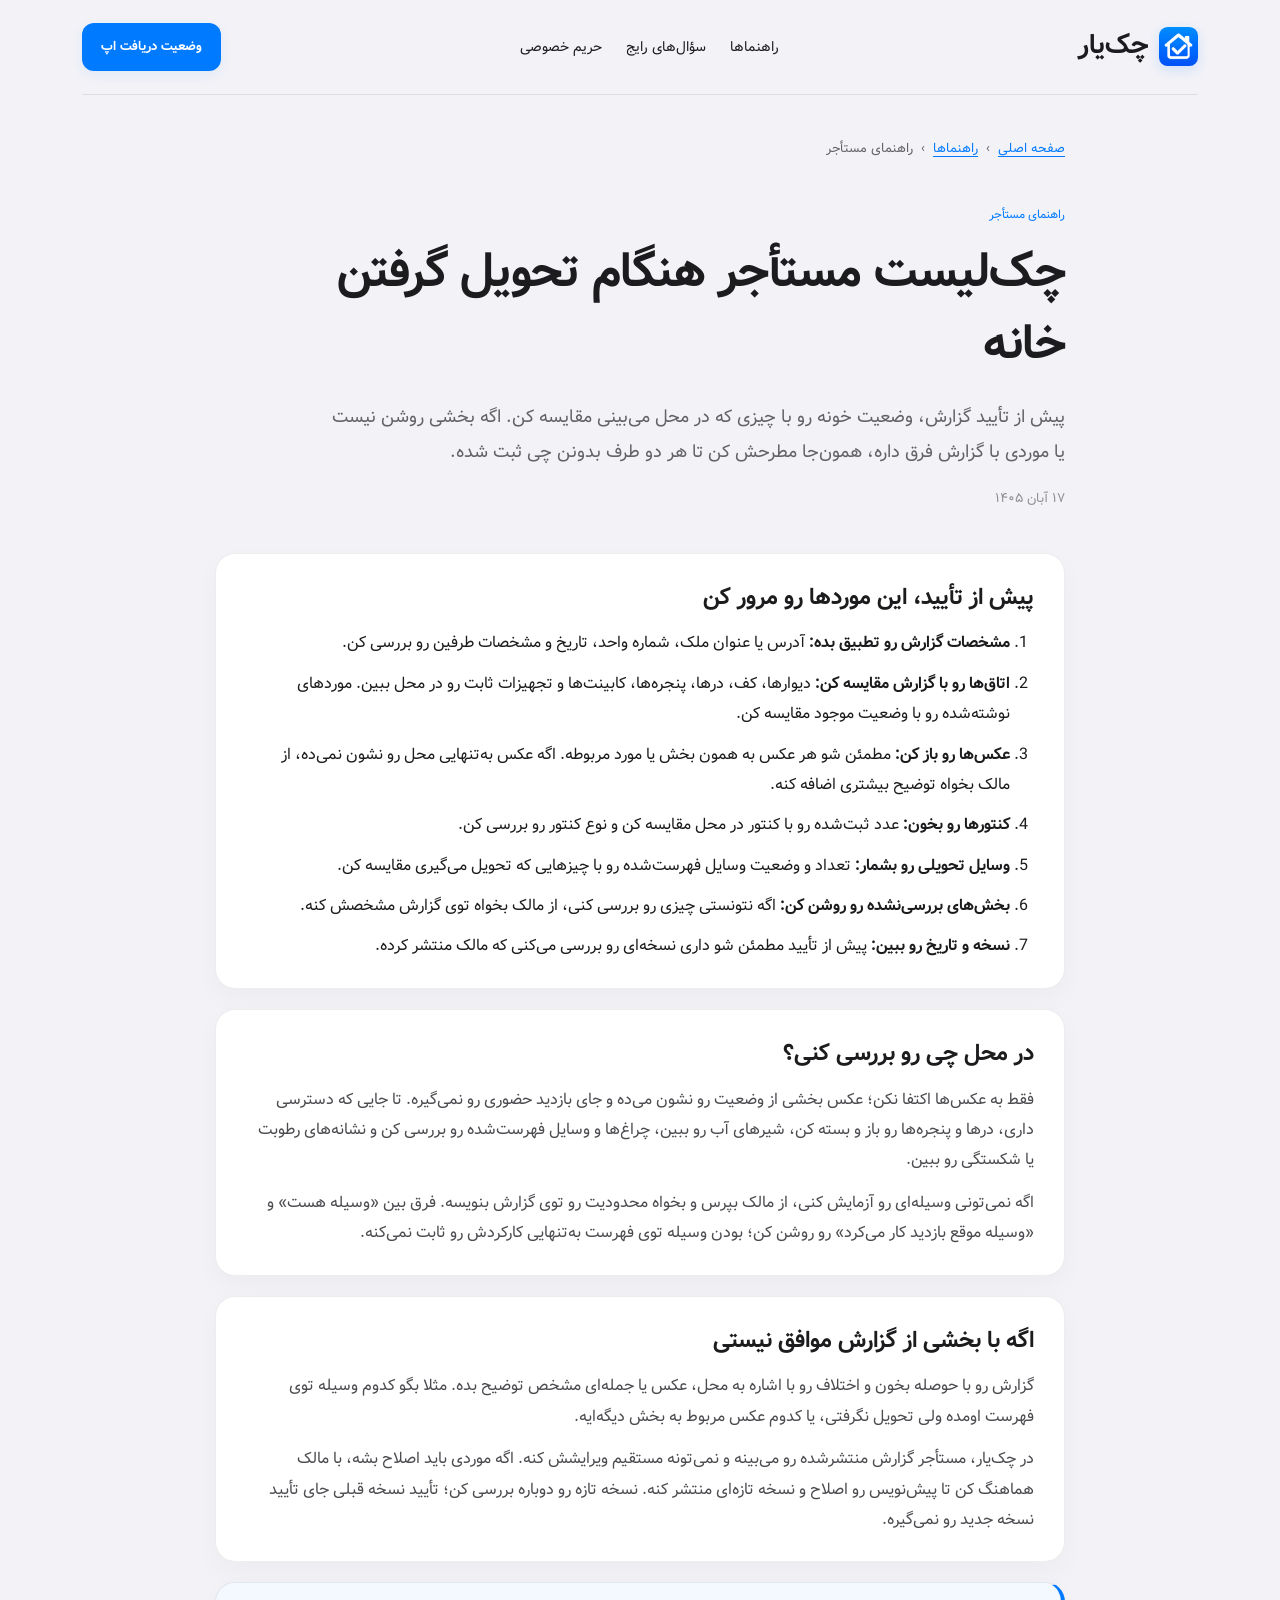
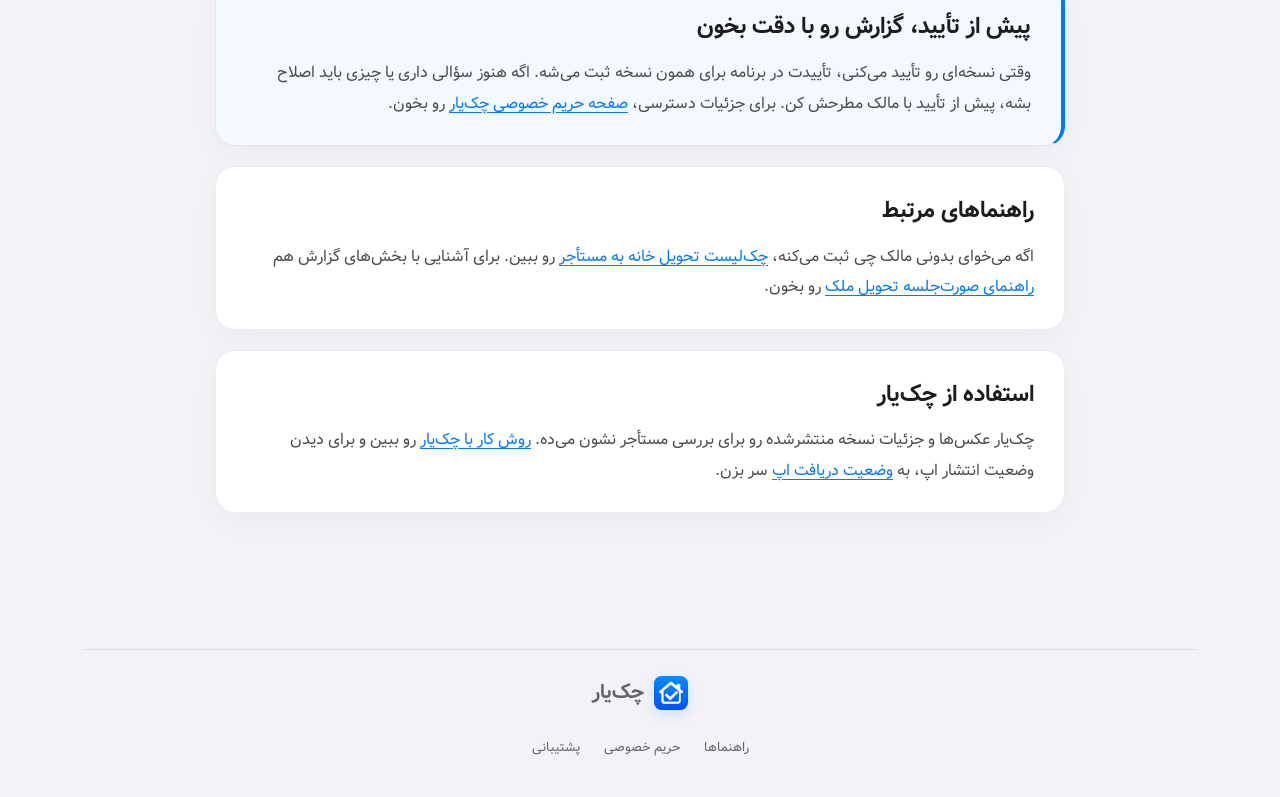
<file: guides/checklist-mostajer-baraye-tahvil.html>
<!DOCTYPE html>
<html lang="fa" dir="rtl">
<head>
  <meta charset="utf-8"><meta name="viewport" content="width=device-width,initial-scale=1">
  <meta name="description" content="چک‌لیست مستأجر هنگام تحویل گرفتن خانه: اتاق‌ها و وسایل رو بررسی کن، عدد کنتورها و عکس‌ها رو ببین و پیش از تأیید، گزارش رو کامل بخون.">
  <title>چک‌لیست مستأجر هنگام تحویل گرفتن خانه — چک‌یار</title>
  <link rel="canonical" href="https://checkyaar.ir/guides/checklist-mostajer-baraye-tahvil.html"><link rel="icon" href="../assets/brand/app-logo.png" type="image/png">
  <meta property="og:type" content="article"><meta property="og:locale" content="fa_IR"><meta property="og:site_name" content="چک‌یار">
  <meta property="og:title" content="چک‌لیست مستأجر هنگام تحویل گرفتن خانه — چک‌یار"><meta property="og:description" content="پیش از تأیید گزارش، وضعیت خونه، وسایل، کنتورها و عکس‌ها رو مرور کن.">
  <meta property="og:url" content="https://checkyaar.ir/guides/checklist-mostajer-baraye-tahvil.html"><meta property="og:image" content="https://checkyaar.ir/assets/brand/social-preview.png"><link rel="stylesheet" href="../styles.css">
  <script type="application/ld+json">{"@context":"https://schema.org","@type":"Article","headline":"چک‌لیست مستأجر هنگام تحویل گرفتن خانه","description":"راهنمای مرور وضعیت خانه و گزارش تحویل برای مستأجر.","inLanguage":"fa-IR","datePublished":"2026-11-08","dateModified":"2026-11-08","author":{"@type":"Organization","name":"تیم چک‌یار","url":"https://checkyaar.ir/"},"publisher":{"@type":"Organization","name":"چک‌یار","url":"https://checkyaar.ir/","logo":{"@type":"ImageObject","url":"https://checkyaar.ir/assets/brand/app-logo.png"}},"mainEntityOfPage":"https://checkyaar.ir/guides/checklist-mostajer-baraye-tahvil.html"}</script>
</head>
<body><div class="wrap">
  <nav aria-label="پیمایش اصلی"><a class="brand" href="../"><img class="mark" src="../assets/brand/app-logo.png" alt="" width="39" height="39" decoding="async"> چک‌یار</a><div class="navlinks"><a href="./">راهنماها</a><a href="../#faq">سؤال‌های رایج</a><a href="../privacy.html">حریم خصوصی</a></div><a class="btn small" href="../#download">وضعیت دریافت اپ</a></nav>
  <main class="article-main">
    <div class="breadcrumb"><a href="../">صفحه اصلی</a><span aria-hidden="true">›</span><a href="./">راهنماها</a><span aria-hidden="true">›</span><span>راهنمای مستأجر</span></div>
    <header class="article-hero"><p class="label">راهنمای مستأجر</p><h1>چک‌لیست مستأجر هنگام تحویل گرفتن خانه</h1><p class="article-lead">پیش از تأیید گزارش، وضعیت خونه رو با چیزی که در محل می‌بینی مقایسه کن. اگه بخشی روشن نیست یا موردی با گزارش فرق داره، همون‌جا مطرحش کن تا هر دو طرف بدونن چی ثبت شده.</p><p class="article-meta"><time datetime="2026-11-08">۱۷ آبان ۱۴۰۵</time></p></header>
    <div class="article-content">
      <section class="article-card"><h2>پیش از تأیید، این موردها رو مرور کن</h2><ol>
        <li><strong>مشخصات گزارش رو تطبیق بده:</strong> آدرس یا عنوان ملک، شماره واحد، تاریخ و مشخصات طرفین رو بررسی کن.</li>
        <li><strong>اتاق‌ها رو با گزارش مقایسه کن:</strong> دیوارها، کف، درها، پنجره‌ها، کابینت‌ها و تجهیزات ثابت رو در محل ببین. موردهای نوشته‌شده رو با وضعیت موجود مقایسه کن.</li>
        <li><strong>عکس‌ها رو باز کن:</strong> مطمئن شو هر عکس به همون بخش یا مورد مربوطه. اگه عکس به‌تنهایی محل رو نشون نمی‌ده، از مالک بخواه توضیح بیشتری اضافه کنه.</li>
        <li><strong>کنتورها رو بخون:</strong> عدد ثبت‌شده رو با کنتور در محل مقایسه کن و نوع کنتور رو بررسی کن.</li>
        <li><strong>وسایل تحویلی رو بشمار:</strong> تعداد و وضعیت وسایل فهرست‌شده رو با چیزهایی که تحویل می‌گیری مقایسه کن.</li>
        <li><strong>بخش‌های بررسی‌نشده رو روشن کن:</strong> اگه نتونستی چیزی رو بررسی کنی، از مالک بخواه توی گزارش مشخصش کنه.</li>
        <li><strong>نسخه و تاریخ رو ببین:</strong> پیش از تأیید مطمئن شو داری نسخه‌ای رو بررسی می‌کنی که مالک منتشر کرده.</li>
      </ol></section>
      <section class="article-card"><h2>در محل چی رو بررسی کنی؟</h2><p>فقط به عکس‌ها اکتفا نکن؛ عکس بخشی از وضعیت رو نشون می‌ده و جای بازدید حضوری رو نمی‌گیره. تا جایی که دسترسی داری، درها و پنجره‌ها رو باز و بسته کن، شیرهای آب رو ببین، چراغ‌ها و وسایل فهرست‌شده رو بررسی کن و نشانه‌های رطوبت یا شکستگی رو ببین.</p><p>اگه نمی‌تونی وسیله‌ای رو آزمایش کنی، از مالک بپرس و بخواه محدودیت رو توی گزارش بنویسه. فرق بین «وسیله هست» و «وسیله موقع بازدید کار می‌کرد» رو روشن کن؛ بودن وسیله توی فهرست به‌تنهایی کارکردش رو ثابت نمی‌کنه.</p></section>
      <section class="article-card"><h2>اگه با بخشی از گزارش موافق نیستی</h2><p>گزارش رو با حوصله بخون و اختلاف رو با اشاره به محل، عکس یا جمله‌ای مشخص توضیح بده. مثلا بگو کدوم وسیله توی فهرست اومده ولی تحویل نگرفتی، یا کدوم عکس مربوط به بخش دیگه‌ایه.</p><p>در چک‌یار، مستأجر گزارش منتشرشده رو می‌بینه و نمی‌تونه مستقیم ویرایشش کنه. اگه موردی باید اصلاح بشه، با مالک هماهنگ کن تا پیش‌نویس رو اصلاح و نسخه تازه‌ای منتشر کنه. نسخه تازه رو دوباره بررسی کن؛ تأیید نسخه قبلی جای تأیید نسخه جدید رو نمی‌گیره.</p></section>
      <section class="article-card article-callout"><h2>پیش از تأیید، گزارش رو با دقت بخون</h2><p>وقتی نسخه‌ای رو تأیید می‌کنی، تأییدت در برنامه برای همون نسخه ثبت می‌شه. اگه هنوز سؤالی داری یا چیزی باید اصلاح بشه، پیش از تأیید با مالک مطرحش کن. برای جزئیات دسترسی، <a href="../privacy.html">صفحه حریم خصوصی چک‌یار</a> رو بخون.</p></section>
      <section class="article-card"><h2>راهنماهای مرتبط</h2><p>اگه می‌خوای بدونی مالک چی ثبت می‌کنه، <a href="checklist-tahvil-khane.html">چک‌لیست تحویل خانه به مستأجر</a> رو ببین. برای آشنایی با بخش‌های گزارش هم <a href="soorat-jalase-tahvil-melk.html">راهنمای صورت‌جلسه تحویل ملک</a> رو بخون.</p></section>
      <section class="article-card"><h2>استفاده از چک‌یار</h2><p>چک‌یار عکس‌ها و جزئیات نسخه منتشرشده رو برای بررسی مستأجر نشون می‌ده. <a href="../#how">روش کار با چک‌یار</a> رو ببین و برای دیدن وضعیت انتشار اپ، به <a href="../#download">وضعیت دریافت اپ</a> سر بزن.</p></section>
    </div>
  </main>
  <footer class="privacy-footer"><a class="brand" href="../"><img class="mark" src="../assets/brand/app-logo.png" alt="" width="34" height="34" decoding="async"> چک‌یار</a><nav aria-label="پیوندهای پایانی"><a href="./">راهنماها</a><a href="../privacy.html">حریم خصوصی</a><a href="mailto:support@checkyaar.ir">پشتیبانی</a></nav></footer>
</div></body></html>
</file>
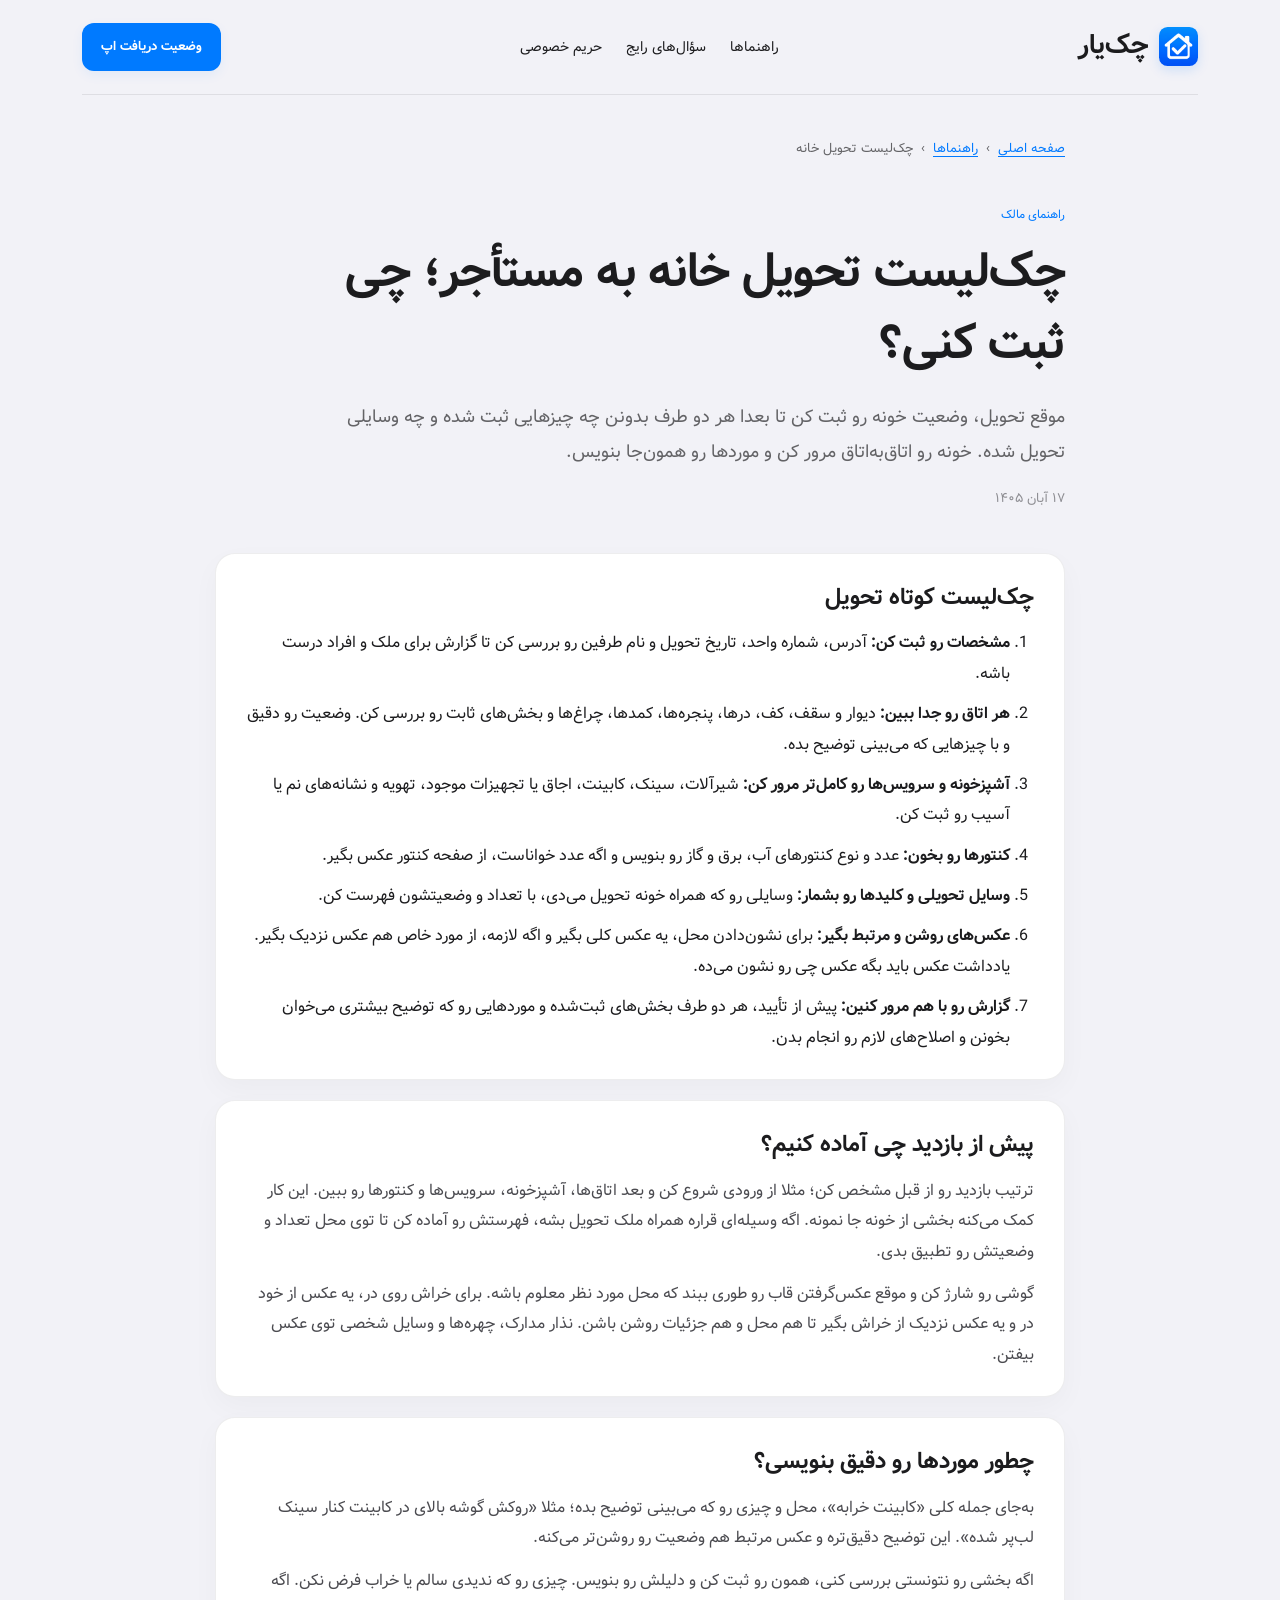
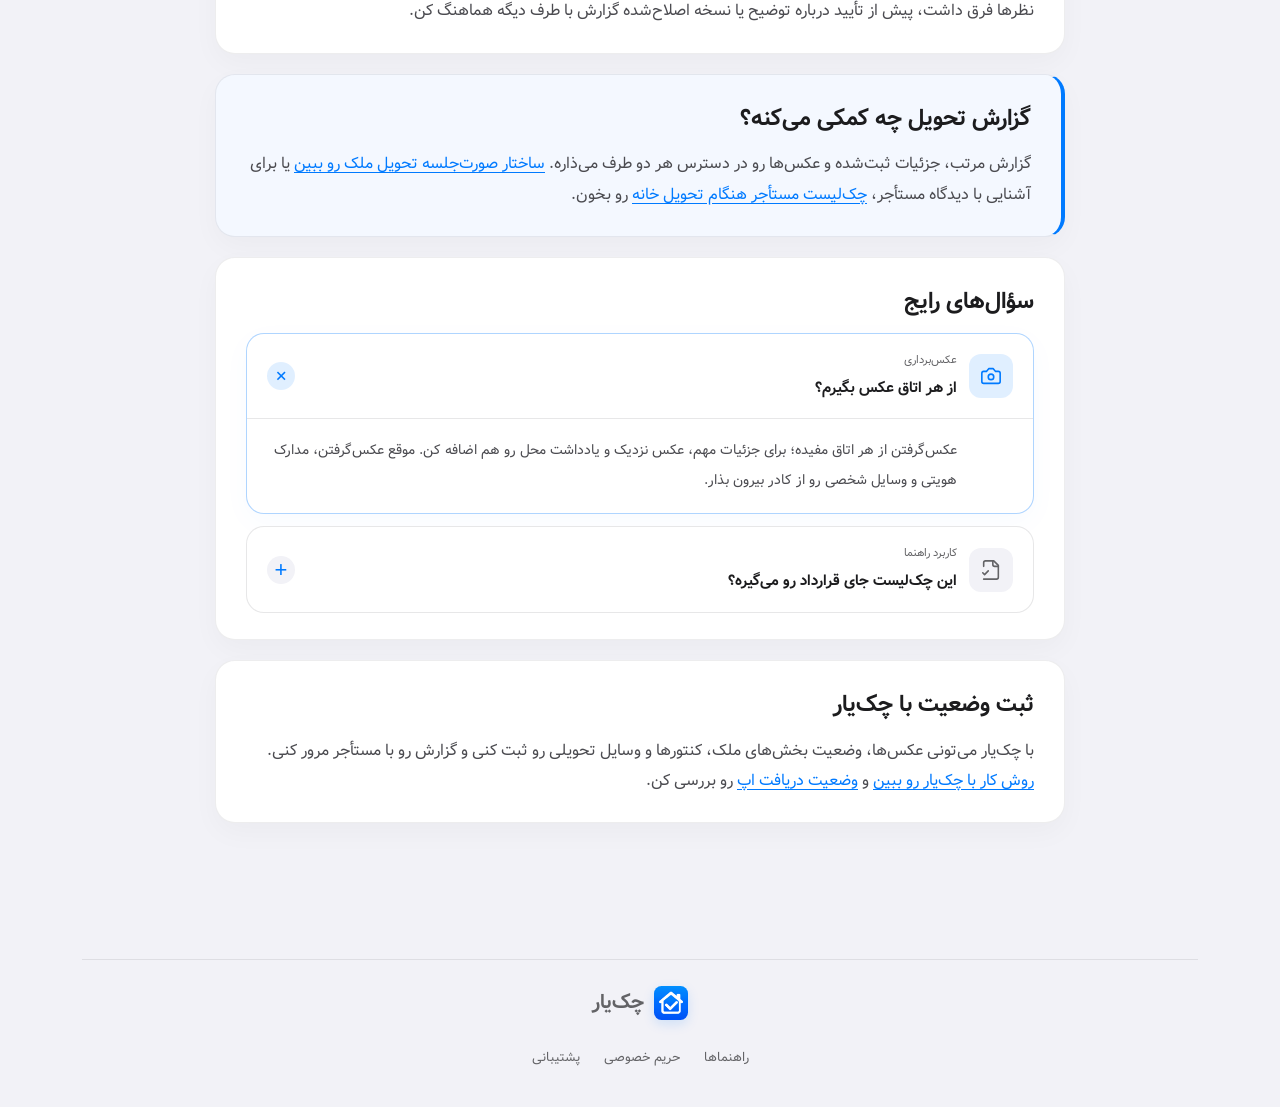
<file: guides/checklist-tahvil-khane.html>
<!DOCTYPE html>
<html lang="fa" dir="rtl">
<head>
  <meta charset="utf-8">
  <meta name="viewport" content="width=device-width,initial-scale=1">
  <meta name="description" content="چک‌لیست تحویل خانه به مستأجر: مشخصات ملک، وضعیت اتاق‌ها، کنتورها، وسایل تحویلی، عکس‌ها و مرور نهایی گزارش.">
  <title>چک‌لیست تحویل خانه به مستأجر؛ چی ثبت کنی؟ — چک‌یار</title>
  <link rel="canonical" href="https://checkyaar.ir/guides/checklist-tahvil-khane.html">
  <link rel="icon" href="../assets/brand/app-logo.png" type="image/png">
  <meta property="og:type" content="article"><meta property="og:locale" content="fa_IR"><meta property="og:site_name" content="چک‌یار">
  <meta property="og:title" content="چک‌لیست تحویل خانه به مستأجر — چک‌یار"><meta property="og:description" content="مشخصات ملک، وضعیت اتاق‌ها، کنتورها، وسایل تحویلی و عکس‌ها رو پیش از تحویل مرور کن.">
  <meta property="og:url" content="https://checkyaar.ir/guides/checklist-tahvil-khane.html"><meta property="og:image" content="https://checkyaar.ir/assets/brand/social-preview.png">
  <link rel="stylesheet" href="../styles.css">
  <script type="application/ld+json">
  {"@context":"https://schema.org","@type":"Article","headline":"چک‌لیست تحویل خانه به مستأجر؛ چی ثبت کنی؟","description":"چک‌لیست ثبت وضعیت خانه هنگام تحویل به مستأجر.","inLanguage":"fa-IR","datePublished":"2026-11-08","dateModified":"2026-11-08","author":{"@type":"Organization","name":"تیم چک‌یار","url":"https://checkyaar.ir/"},"publisher":{"@type":"Organization","name":"چک‌یار","url":"https://checkyaar.ir/","logo":{"@type":"ImageObject","url":"https://checkyaar.ir/assets/brand/app-logo.png"}},"mainEntityOfPage":"https://checkyaar.ir/guides/checklist-tahvil-khane.html"}
  </script>
</head>
<body><div class="wrap">
  <nav aria-label="پیمایش اصلی"><a class="brand" href="../"><img class="mark" src="../assets/brand/app-logo.png" alt="" width="39" height="39" decoding="async"> چک‌یار</a><div class="navlinks"><a href="./">راهنماها</a><a href="../#faq">سؤال‌های رایج</a><a href="../privacy.html">حریم خصوصی</a></div><a class="btn small" href="../#download">وضعیت دریافت اپ</a></nav>
  <main class="article-main">
    <div class="breadcrumb"><a href="../">صفحه اصلی</a><span aria-hidden="true">›</span><a href="./">راهنماها</a><span aria-hidden="true">›</span><span>چک‌لیست تحویل خانه</span></div>
    <header class="article-hero"><p class="label">راهنمای مالک</p><h1>چک‌لیست تحویل خانه به مستأجر؛ چی ثبت کنی؟</h1><p class="article-lead">موقع تحویل، وضعیت خونه رو ثبت کن تا بعدا هر دو طرف بدونن چه چیزهایی ثبت شده و چه وسایلی تحویل شده. خونه رو اتاق‌به‌اتاق مرور کن و موردها رو همون‌جا بنویس.</p><p class="article-meta"><time datetime="2026-11-08">۱۷ آبان ۱۴۰۵</time></p></header>
    <div class="article-content">
      <section class="article-card"><h2>چک‌لیست کوتاه تحویل</h2><ol>
        <li><strong>مشخصات رو ثبت کن:</strong> آدرس، شماره واحد، تاریخ تحویل و نام طرفین رو بررسی کن تا گزارش برای ملک و افراد درست باشه.</li>
        <li><strong>هر اتاق رو جدا ببین:</strong> دیوار و سقف، کف، درها، پنجره‌ها، کمدها، چراغ‌ها و بخش‌های ثابت رو بررسی کن. وضعیت رو دقیق و با چیزهایی که می‌بینی توضیح بده.</li>
        <li><strong>آشپزخونه و سرویس‌ها رو کامل‌تر مرور کن:</strong> شیرآلات، سینک، کابینت، اجاق یا تجهیزات موجود، تهویه و نشانه‌های نم یا آسیب رو ثبت کن.</li>
        <li><strong>کنتورها رو بخون:</strong> عدد و نوع کنتورهای آب، برق و گاز رو بنویس و اگه عدد خواناست، از صفحه کنتور عکس بگیر.</li>
        <li><strong>وسایل تحویلی و کلیدها رو بشمار:</strong> وسایلی رو که همراه خونه تحویل می‌دی، با تعداد و وضعیتشون فهرست کن.</li>
        <li><strong>عکس‌های روشن و مرتبط بگیر:</strong> برای نشون‌دادن محل، یه عکس کلی بگیر و اگه لازمه، از مورد خاص هم عکس نزدیک بگیر. یادداشت عکس باید بگه عکس چی رو نشون می‌ده.</li>
        <li><strong>گزارش رو با هم مرور کنین:</strong> پیش از تأیید، هر دو طرف بخش‌های ثبت‌شده و موردهایی رو که توضیح بیشتری می‌خوان بخونن و اصلاح‌های لازم رو انجام بدن.</li>
      </ol></section>
      <section class="article-card"><h2>پیش از بازدید چی آماده کنیم؟</h2><p>ترتیب بازدید رو از قبل مشخص کن؛ مثلا از ورودی شروع کن و بعد اتاق‌ها، آشپزخونه، سرویس‌ها و کنتورها رو ببین. این کار کمک می‌کنه بخشی از خونه جا نمونه. اگه وسیله‌ای قراره همراه ملک تحویل بشه، فهرستش رو آماده کن تا توی محل تعداد و وضعیتش رو تطبیق بدی.</p><p>گوشی رو شارژ کن و موقع عکس‌گرفتن قاب رو طوری ببند که محل مورد نظر معلوم باشه. برای خراش روی در، یه عکس از خود در و یه عکس نزدیک از خراش بگیر تا هم محل و هم جزئیات روشن باشن. نذار مدارک، چهره‌ها و وسایل شخصی توی عکس بیفتن.</p></section>
      <section class="article-card"><h2>چطور موردها رو دقیق بنویسی؟</h2><p>به‌جای جمله کلی «کابینت خرابه»، محل و چیزی رو که می‌بینی توضیح بده؛ مثلا «روکش گوشه بالای در کابینت کنار سینک لب‌پر شده». این توضیح دقیق‌تره و عکس مرتبط هم وضعیت رو روشن‌تر می‌کنه.</p><p>اگه بخشی رو نتونستی بررسی کنی، همون رو ثبت کن و دلیلش رو بنویس. چیزی رو که ندیدی سالم یا خراب فرض نکن. اگه نظرها فرق داشت، پیش از تأیید درباره توضیح یا نسخه اصلاح‌شده گزارش با طرف دیگه هماهنگ کن.</p></section>
      <section class="article-card article-callout"><h2>گزارش تحویل چه کمکی می‌کنه؟</h2><p>گزارش مرتب، جزئیات ثبت‌شده و عکس‌ها رو در دسترس هر دو طرف می‌ذاره. <a href="soorat-jalase-tahvil-melk.html">ساختار صورت‌جلسه تحویل ملک رو ببین</a> یا برای آشنایی با دیدگاه مستأجر، <a href="checklist-mostajer-baraye-tahvil.html">چک‌لیست مستأجر هنگام تحویل خانه</a> رو بخون.</p></section>
      <section class="article-card article-faq">
        <h2>سؤال‌های رایج</h2>
        <div class="faq">
          <details class="faq-card" open>
            <summary>
              <span class="faq-icon" aria-hidden="true"><!-- @license lucide-static v0.468.0 - ISC -->
              <svg class="lucide lucide-camera" xmlns="http://www.w3.org/2000/svg" width="24" height="24" viewbox=
              "0 0 24 24" fill="none" stroke="currentcolor" stroke-width="2" stroke-linecap="round" stroke-linejoin=
              "round">
              <path d=
              "M14.5 4h-5L7 7H4a2 2 0 0 0-2 2v9a2 2 0 0 0 2 2h16a2 2 0 0 0 2-2V9a2 2 0 0 0-2-2h-3l-2.5-3z"></path>
              <circle cx="12" cy="13" r="3"></circle></svg></span>
              <span class="faq-question"><span class="faq-topic">عکس‌برداری</span><span>از هر اتاق عکس بگیرم؟</span></span>
              <span class="faq-toggle" aria-hidden="true">+</span>
            </summary>
            <div class="faq-answer">
              <p>عکس‌گرفتن از هر اتاق مفیده؛ برای جزئیات مهم، عکس نزدیک و یادداشت محل رو هم اضافه کن. موقع عکس‌گرفتن، مدارک هویتی و وسایل شخصی رو از کادر بیرون بذار.</p>
            </div>
          </details>
          <details class="faq-card">
            <summary>
              <span class="faq-icon" aria-hidden="true"><!-- @license lucide-static v0.468.0 - ISC -->
              <svg class="lucide lucide-file-check-2" xmlns="http://www.w3.org/2000/svg" width="24" height="24"
              viewbox="0 0 24 24" fill="none" stroke="currentcolor" stroke-width="2" stroke-linecap="round"
              stroke-linejoin="round">
              <path d="M4 22h14a2 2 0 0 0 2-2V7l-5-5H6a2 2 0 0 0-2 2v4"></path>
              <path d="M14 2v4a2 2 0 0 0 2 2h4"></path>
              <path d="m3 15 2 2 4-4"></path></svg></span>
              <span class="faq-question"><span class="faq-topic">کاربرد راهنما</span><span>این چک‌لیست جای قرارداد رو می‌گیره؟</span></span>
              <span class="faq-toggle" aria-hidden="true">+</span>
            </summary>
            <div class="faq-answer">
              <p>نه. این راهنما برای مرور و ثبت وضعیت ظاهری ملکه و جای قرارداد یا مشاوره حقوقی رو نمی‌گیره.</p>
            </div>
          </details>
        </div>
      </section>
      <section class="article-card"><h2>ثبت وضعیت با چک‌یار</h2><p>با چک‌یار می‌تونی عکس‌ها، وضعیت بخش‌های ملک، کنتورها و وسایل تحویلی رو ثبت کنی و گزارش رو با مستأجر مرور کنی. <a href="../#how">روش کار با چک‌یار رو ببین</a> و <a href="../#download">وضعیت دریافت اپ</a> رو بررسی کن.</p></section>
    </div>
  </main>
  <footer class="privacy-footer"><a class="brand" href="../"><img class="mark" src="../assets/brand/app-logo.png" alt="" width="34" height="34" decoding="async"> چک‌یار</a><nav aria-label="پیوندهای پایانی"><a href="./">راهنماها</a><a href="../privacy.html">حریم خصوصی</a><a href="mailto:support@checkyaar.ir">پشتیبانی</a></nav></footer>
</div></body></html>
</file>
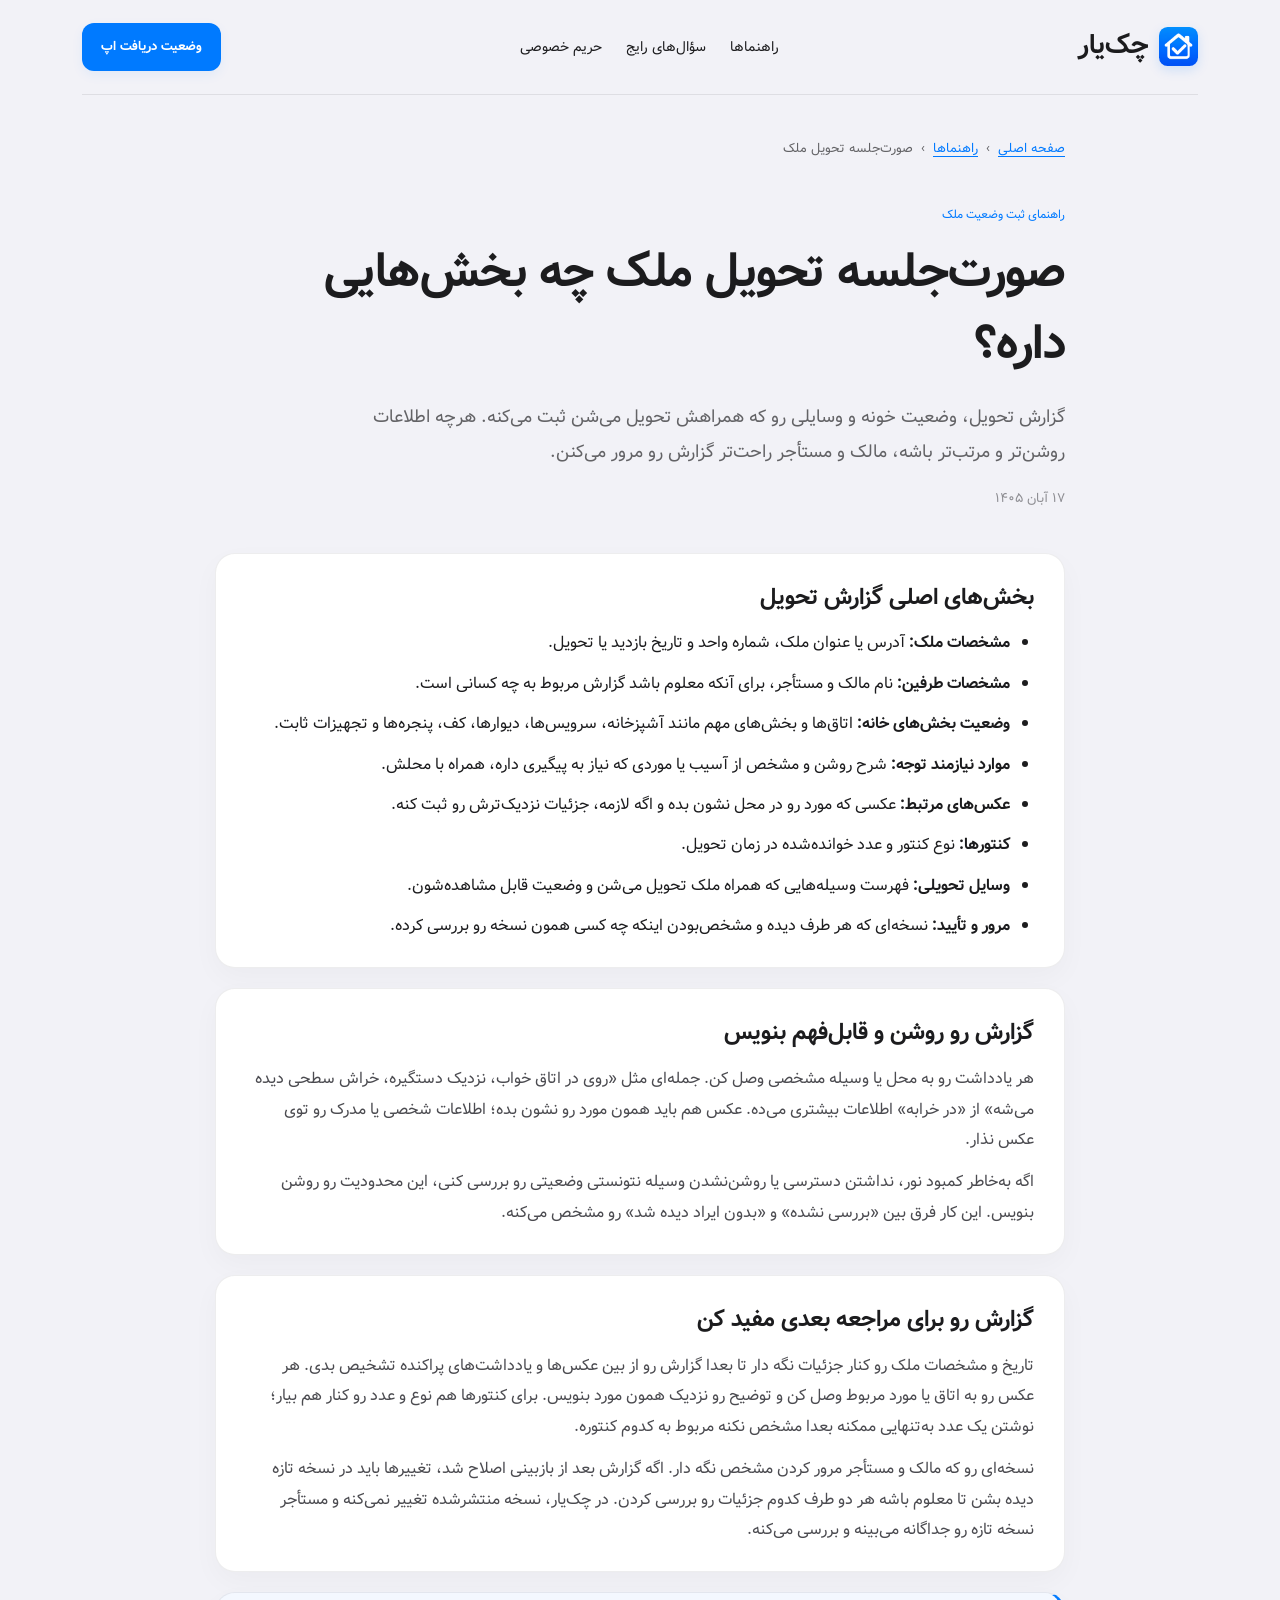
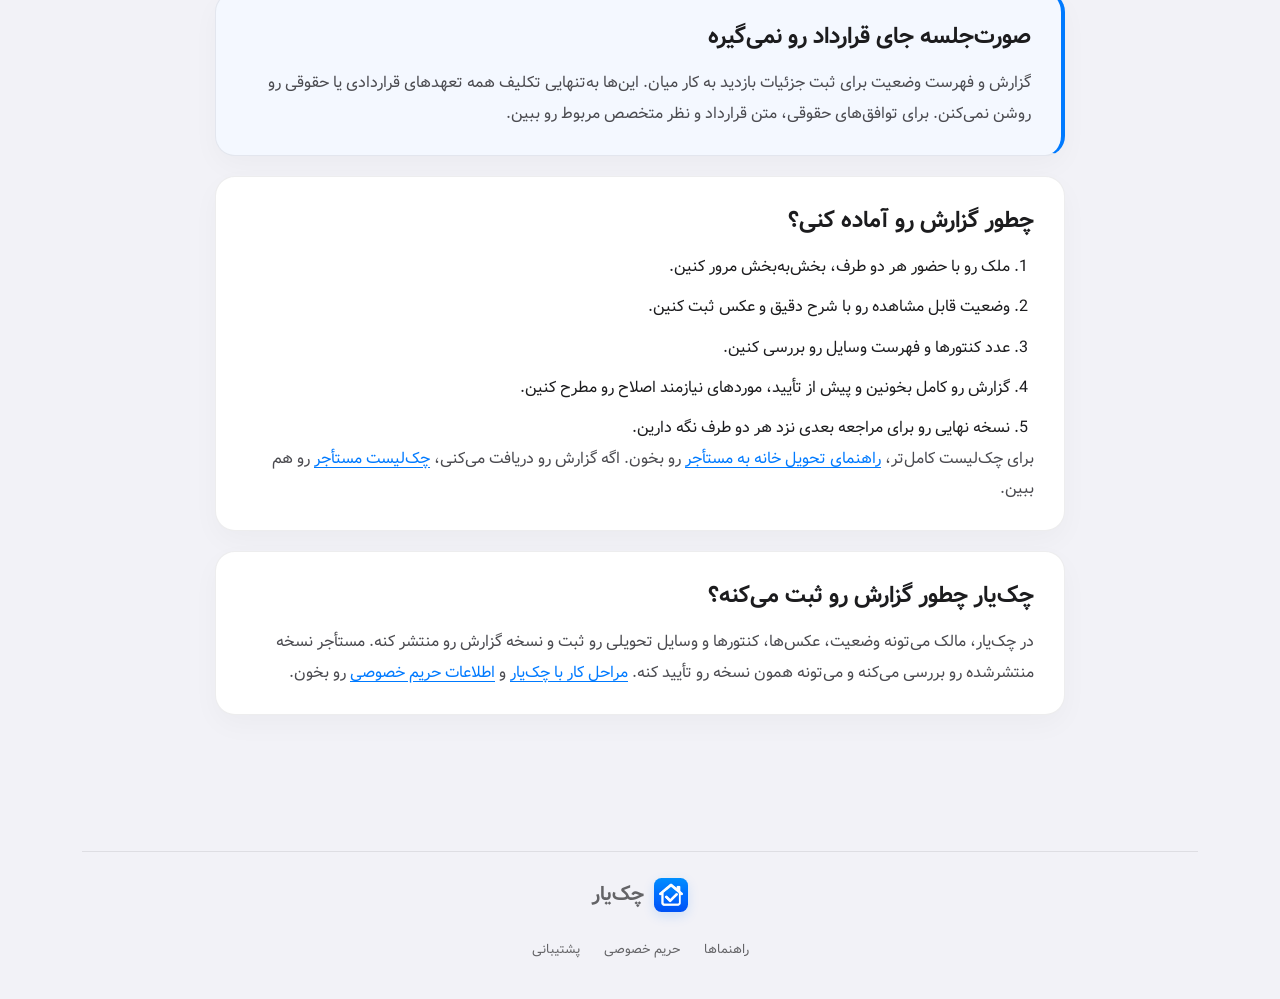
<file: guides/soorat-jalase-tahvil-melk.html>
<!DOCTYPE html>
<html lang="fa" dir="rtl">
<head>
  <meta charset="utf-8"><meta name="viewport" content="width=device-width,initial-scale=1">
  <meta name="description" content="صورت‌جلسه تحویل ملک چه بخش‌هایی داره؟ با مشخصات ملک، وضعیت اتاق‌ها، کنتورها، وسایل تحویلی، عکس‌ها و روند مرور گزارش آشنا شو.">
  <title>صورت‌جلسه تحویل ملک چه بخش‌هایی داره؟ — چک‌یار</title>
  <link rel="canonical" href="https://checkyaar.ir/guides/soorat-jalase-tahvil-melk.html"><link rel="icon" href="../assets/brand/app-logo.png" type="image/png">
  <meta property="og:type" content="article"><meta property="og:locale" content="fa_IR"><meta property="og:site_name" content="چک‌یار">
  <meta property="og:title" content="صورت‌جلسه تحویل ملک چه بخش‌هایی داره؟ — چک‌یار"><meta property="og:description" content="بخش‌های گزارش ثبت وضعیت ملک هنگام تحویل رو مرور کن.">
  <meta property="og:url" content="https://checkyaar.ir/guides/soorat-jalase-tahvil-melk.html"><meta property="og:image" content="https://checkyaar.ir/assets/brand/social-preview.png"><link rel="stylesheet" href="../styles.css">
  <script type="application/ld+json">{"@context":"https://schema.org","@type":"Article","headline":"صورت‌جلسه تحویل ملک چه بخش‌هایی داره؟","description":"بخش‌های گزارش برای ثبت وضعیت ملک هنگام تحویل.","inLanguage":"fa-IR","datePublished":"2026-11-08","dateModified":"2026-11-08","author":{"@type":"Organization","name":"تیم چک‌یار","url":"https://checkyaar.ir/"},"publisher":{"@type":"Organization","name":"چک‌یار","url":"https://checkyaar.ir/","logo":{"@type":"ImageObject","url":"https://checkyaar.ir/assets/brand/app-logo.png"}},"mainEntityOfPage":"https://checkyaar.ir/guides/soorat-jalase-tahvil-melk.html"}</script>
</head>
<body><div class="wrap">
  <nav aria-label="پیمایش اصلی"><a class="brand" href="../"><img class="mark" src="../assets/brand/app-logo.png" alt="" width="39" height="39" decoding="async"> چک‌یار</a><div class="navlinks"><a href="./">راهنماها</a><a href="../#faq">سؤال‌های رایج</a><a href="../privacy.html">حریم خصوصی</a></div><a class="btn small" href="../#download">وضعیت دریافت اپ</a></nav>
  <main class="article-main">
    <div class="breadcrumb"><a href="../">صفحه اصلی</a><span aria-hidden="true">›</span><a href="./">راهنماها</a><span aria-hidden="true">›</span><span>صورت‌جلسه تحویل ملک</span></div>
    <header class="article-hero"><p class="label">راهنمای ثبت وضعیت ملک</p><h1>صورت‌جلسه تحویل ملک چه بخش‌هایی داره؟</h1><p class="article-lead">گزارش تحویل، وضعیت خونه و وسایلی رو که همراهش تحویل می‌شن ثبت می‌کنه. هرچه اطلاعات روشن‌تر و مرتب‌تر باشه، مالک و مستأجر راحت‌تر گزارش رو مرور می‌کنن.</p><p class="article-meta"><time datetime="2026-11-08">۱۷ آبان ۱۴۰۵</time></p></header>
    <div class="article-content">
      <section class="article-card"><h2>بخش‌های اصلی گزارش تحویل</h2><ul>
        <li><strong>مشخصات ملک:</strong> آدرس یا عنوان ملک، شماره واحد و تاریخ بازدید یا تحویل.</li>
        <li><strong>مشخصات طرفین:</strong> نام مالک و مستأجر، برای آنکه معلوم باشد گزارش مربوط به چه کسانی است.</li>
        <li><strong>وضعیت بخش‌های خانه:</strong> اتاق‌ها و بخش‌های مهم مانند آشپزخانه، سرویس‌ها، دیوارها، کف، پنجره‌ها و تجهیزات ثابت.</li>
        <li><strong>موارد نیازمند توجه:</strong> شرح روشن و مشخص از آسیب یا موردی که نیاز به پیگیری داره، همراه با محلش.</li>
        <li><strong>عکس‌های مرتبط:</strong> عکسی که مورد رو در محل نشون بده و اگه لازمه، جزئیات نزدیک‌ترش رو ثبت کنه.</li>
        <li><strong>کنتورها:</strong> نوع کنتور و عدد خوانده‌شده در زمان تحویل.</li>
        <li><strong>وسایل تحویلی:</strong> فهرست وسیله‌هایی که همراه ملک تحویل می‌شن و وضعیت قابل مشاهده‌شون.</li>
        <li><strong>مرور و تأیید:</strong> نسخه‌ای که هر طرف دیده و مشخص‌بودن اینکه چه کسی همون نسخه رو بررسی کرده.</li>
      </ul></section>
      <section class="article-card"><h2>گزارش رو روشن و قابل‌فهم بنویس</h2><p>هر یادداشت رو به محل یا وسیله مشخصی وصل کن. جمله‌ای مثل «روی در اتاق خواب، نزدیک دستگیره، خراش سطحی دیده می‌شه» از «در خرابه» اطلاعات بیشتری می‌ده. عکس هم باید همون مورد رو نشون بده؛ اطلاعات شخصی یا مدرک رو توی عکس نذار.</p><p>اگه به‌خاطر کمبود نور، نداشتن دسترسی یا روشن‌نشدن وسیله نتونستی وضعیتی رو بررسی کنی، این محدودیت رو روشن بنویس. این کار فرق بین «بررسی نشده» و «بدون ایراد دیده شد» رو مشخص می‌کنه.</p></section>
      <section class="article-card"><h2>گزارش رو برای مراجعه بعدی مفید کن</h2><p>تاریخ و مشخصات ملک رو کنار جزئیات نگه دار تا بعدا گزارش رو از بین عکس‌ها و یادداشت‌های پراکنده تشخیص بدی. هر عکس رو به اتاق یا مورد مربوط وصل کن و توضیح رو نزدیک همون مورد بنویس. برای کنتورها هم نوع و عدد رو کنار هم بیار؛ نوشتن یک عدد به‌تنهایی ممکنه بعدا مشخص نکنه مربوط به کدوم کنتوره.</p><p>نسخه‌ای رو که مالک و مستأجر مرور کردن مشخص نگه دار. اگه گزارش بعد از بازبینی اصلاح شد، تغییرها باید در نسخه تازه دیده بشن تا معلوم باشه هر دو طرف کدوم جزئیات رو بررسی کردن. در چک‌یار، نسخه منتشرشده تغییر نمی‌کنه و مستأجر نسخه تازه رو جداگانه می‌بینه و بررسی می‌کنه.</p></section>
      <section class="article-card article-callout"><h2>صورت‌جلسه جای قرارداد رو نمی‌گیره</h2><p>گزارش و فهرست وضعیت برای ثبت جزئیات بازدید به کار میان. این‌ها به‌تنهایی تکلیف همه تعهدهای قراردادی یا حقوقی رو روشن نمی‌کنن. برای توافق‌های حقوقی، متن قرارداد و نظر متخصص مربوط رو ببین.</p></section>
      <section class="article-card"><h2>چطور گزارش رو آماده کنی؟</h2><ol><li>ملک رو با حضور هر دو طرف، بخش‌به‌بخش مرور کنین.</li><li>وضعیت قابل مشاهده رو با شرح دقیق و عکس ثبت کنین.</li><li>عدد کنتورها و فهرست وسایل رو بررسی کنین.</li><li>گزارش رو کامل بخونین و پیش از تأیید، موردهای نیازمند اصلاح رو مطرح کنین.</li><li>نسخه نهایی رو برای مراجعه بعدی نزد هر دو طرف نگه دارین.</li></ol><p>برای چک‌لیست کامل‌تر، <a href="checklist-tahvil-khane.html">راهنمای تحویل خانه به مستأجر</a> رو بخون. اگه گزارش رو دریافت می‌کنی، <a href="checklist-mostajer-baraye-tahvil.html">چک‌لیست مستأجر</a> رو هم ببین.</p></section>
      <section class="article-card"><h2>چک‌یار چطور گزارش رو ثبت می‌کنه؟</h2><p>در چک‌یار، مالک می‌تونه وضعیت، عکس‌ها، کنتورها و وسایل تحویلی رو ثبت و نسخه گزارش رو منتشر کنه. مستأجر نسخه منتشرشده رو بررسی می‌کنه و می‌تونه همون نسخه رو تأیید کنه. <a href="../#how">مراحل کار با چک‌یار</a> و <a href="../privacy.html">اطلاعات حریم خصوصی</a> رو بخون.</p></section>
    </div>
  </main>
  <footer class="privacy-footer"><a class="brand" href="../"><img class="mark" src="../assets/brand/app-logo.png" alt="" width="34" height="34" decoding="async"> چک‌یار</a><nav aria-label="پیوندهای پایانی"><a href="./">راهنماها</a><a href="../privacy.html">حریم خصوصی</a><a href="mailto:support@checkyaar.ir">پشتیبانی</a></nav></footer>
</div></body></html>
</file>
<file: styles.css>
@font-face {
  font-family:v;
  font-display:swap;
  src:url('assets/brand/Vazirmatn-Regular.woff2') format('woff2')
}
@font-face {
  font-family:v;
  font-display:swap;
  src:url('assets/brand/Vazirmatn-Bold.woff2') format('woff2');
  font-weight:700
}
* {
  box-sizing:border-box;
}
html {
  scroll-behavior:smooth;
  scroll-padding-top:100px;
}
body {
  margin:0;
  background:#F2F2F7;
  color:#1C1C1E;
  font-family:v,sans-serif;
  line-height:1.9;
}
button,a {
  -webkit-tap-highlight-color:transparent;
}
a {
  color:inherit;
  text-decoration:none;
}
button {
  font:inherit;
  cursor:pointer;
}
button,a {
  transition:background .25s,transform .25s,box-shadow .25s;
}
button:hover,.btn:hover {
  transform:translateY(-3px);
}
button:focus-visible,a:focus-visible,summary:focus-visible {
  outline:3px solid #ee9f51;
  outline-offset:5px;
}
.wrap {
  max-width:1180px;
  margin:auto;
  padding:0 32px;
}
nav {
  height:95px;
  display:flex;
  align-items:center;
  justify-content:space-between;
  border-bottom:1px solid #1C1C1E17;
  gap:24px;
}
.brand {
  font-weight:700;
  font-size:27px;
  display:flex;
  align-items:center;
  gap:10px;
}
.mark {
  width:39px;
  height:39px;
  border-radius:22%;
  object-fit:cover;
  flex-shrink:0;
  display:block;
  box-shadow:0 4px 12px #007aff26;
}
.navlinks {
  display:flex;
  gap:32px;
  font-size:14px;
}
.btn {
  display:inline-flex;
  justify-content:center;
  align-items:center;
  gap:14px;
  border:0;
  padding:13px 25px;
  border-radius:13px;
  background:#007AFF;
  color:white;
  font-weight:700;
}
.btn.light {
  color:#007AFF;
  background:#fff;
  border:1px solid #3C3C431F;
}
.small {
  padding:9px 19px;
  font-size:13px;
}
.hero {
  display:grid;
  grid-template-columns:1.05fr 1fr;
  gap:55px;
  align-items:center;
  min-height:660px;
  padding:55px 0 65px;
}
.eyebrow {
  font-size:13px;
  display:inline-flex;
  gap:9px;
  align-items:center;
  color:#636366;
}
.dot {
  width:7px;
  height:7px;
  background:#007AFF;
  border-radius:50%;
}
h1 {
  font-size:clamp(36px,4.3vw,60px);
  line-height:1.5;
  letter-spacing:-1.8px;
  margin:20px 0;
}
h1 em {
  font-style:normal;
  color:#007AFF;
  position:relative;
}
h1 em:after {
  content:'';
  position:absolute;
  height:8px;
  background:#007AFF1F;
  bottom:2px;
  left:0;
  right:0;
  border-radius:60%;
  z-index:-1;
}
.intro {
  color:#636366;
  max-width:450px;
  font-size:16px;
  line-height:2.2;
}
.actions {
  display:flex;
  gap:12px;
  margin-top:29px;
}
.footnote {
  font-size:12px;
  color:#8E8E93;
  margin-top:20px;
}
.scene {
  width:100%;
  height:auto;
  position:relative;
  display:grid;
  place-items:center;
  isolation:isolate;
}
.hero-headings {
  display:grid;
  place-items:center;
  width:100%;
  max-width:560px;
  height:88px;
  text-align:center;
}
.hero-heading {
  grid-area:1 / 1;
  margin:0;
  padding:0 12px 16px;
  color:var(--text);
  font-size:clamp(16px,1.6vw,20px);
  font-weight:700;
  line-height:1.65;
  opacity:0;
  transition:opacity 600ms ease;
}
.hero-heading.is-active {
  opacity:1;
}
.hero-slideshow {
  display:grid;
  width:100%;
  max-width:560px;
  animation:float 7s ease-in-out infinite;
}
.hero-art {
  grid-area:1 / 1;
  display:block;
  width:100%;
  max-width:560px;
  height:auto;
  object-fit:contain;
  opacity:0;
  transition:opacity 600ms ease;
}
.hero-art.is-active {
  opacity:1;
}
.orb {
  position:absolute;
  width:440px;
  height:440px;
  border-radius:50%;
  background:#007AFF1F;
  z-index:-2;
}
.orbit {
  position:absolute;
  inset:5px;
  border:1px dashed #3C3C431F;
  border-radius:50%;
  transform:rotate(-20deg);
}
.phone {
  width:300px;
  background:#fff;
  border:7px solid #1C1C1E;
  border-radius:39px;
  padding:20px 16px 16px;
  box-shadow:20px 28px 60px #354d3026;
  transform:rotate(-6deg) scale(1.25);
  position:relative;
  animation:float 7s ease-in-out infinite;
}
.notch {
  width:70px;
  height:17px;
  background:#1C1C1E;
  border-radius:0 0 12px 12px;
  margin:-20px auto 20px;
}
.phonebar {
  font-size:10px;
  display:flex;
  justify-content:space-between;
  color:#8E8E93;
}
.phone h3 {
  font-size:17px;
  margin:15px 0 2px;
  display:flex;
  align-items:center;
  gap:7px;
}
.phone-mark {
  width:22px;
  height:22px;
  object-fit:cover;
  border-radius:6px;
  flex:0 0 auto;
}
.address {
  font-size:10px;
  color:#8E8E93;
}
.room {
  height:136px;
  margin:17px 0;
  background:#e8e1d1;
  position:relative;
  overflow:hidden;
  border-radius:12px;
}
.room-image {
  display:block;
  width:100%;
  height:100%;
  object-fit:cover;
  object-position:center 58%;
}
.progress {
  display:flex;
  justify-content:space-between;
  font-size:10px;
}
.track {
  height:5px;
  background:#F2F2F7;
  border-radius:8px;
  margin:8px 0 16px;
}
.track:before {
  content:'';
  display:block;
  width:75%;
  height:100%;
  background:#007AFF;
  border-radius:8px;
}
.row {
  display:flex;
  align-items:center;
  justify-content:space-between;
  padding:9px 0;
  border-top:1px solid #F2F2F7;
  font-size:11px;
}
.check {
  color:#34C759;
  background:#007AFF1F;
  padding:0 6px;
  border-radius:5px;
}
.phonebutton {
  background:#007AFF;
  color:white;
  padding:8px;
  text-align:center;
  border-radius:9px;
  font-size:11px;
  margin-top:11px;
}
.floatcard {
  position:absolute;
  background:#ffffffed;
  padding:14px 19px;
  border:1px solid #fff;
  border-radius:17px;
  box-shadow:0 15px 35px #38503413;
  z-index:2;
  animation:float 6s ease-in-out infinite;
}
.floatcard strong {
  display:block;
  font-size:13px;
}
.floatcard small {
  font-size:10px;
  color:#8E8E93;
}
.approved {
  left:-6px;
  top:110px;
  transform:rotate(5deg);
}
.pdf {
  right:-12px;
  bottom:55px;
  animation-delay:-3s;
}
.floaticon {
  float:right;
  margin-left:12px;
  background:#007AFF1F;
  padding:5px 11px;
  border-radius:10px;
}
.ribbon {
  display:grid;
  grid-template-columns:repeat(3,minmax(0,1fr));
  gap:12px;
  margin:0;
  padding:20px 0 24px;
  list-style:none;
  border-top:1px solid var(--separator);
  border-bottom:1px solid var(--separator);
}
.ribbon-item {
  display:flex;
  align-items:center;
  gap:12px;
  min-width:0;
  padding:14px 16px;
  background:var(--surface);
  border:1px solid var(--separator);
  border-radius:var(--radius-lg);
  box-shadow:0 4px 16px #1c1c1e05;
  transition:border-color .25s,box-shadow .25s,transform .25s;
}
.ribbon-item:hover {
  border-color:#007aff44;
  box-shadow:0 8px 24px #007aff0d;
  transform:translateY(-2px);
}
.ribbon-icon {
  display:grid;
  place-items:center;
  width:44px;
  height:44px;
  flex-shrink:0;
  border-radius:var(--radius-md);
  background:var(--accent-soft);
  color:var(--accent);
}
.ribbon-icon .lucide {
  width:22px;
  height:22px;
}
.ribbon-text {
  font-size:13px;
  font-weight:700;
  line-height:1.55;
  color:#1C1C1E;
}
.section {
  padding:90px 0;
}
.label {
  font-size:12px;
  color:#007AFF;
  margin-bottom:10px;
}
.heading {
  font-size:33px;
  line-height:1.6;
  margin:0 0 14px;
  letter-spacing:-.7px;
}
.sectionintro {
  color:#8E8E93;
  font-size:14px;
  margin:0;
}
.center {
  text-align:center;
}
.audience {
  display:grid;
  grid-template-columns:1fr 1fr;
  gap:22px;
  margin-top:36px;
}
.panel {
  border-radius:24px;
  background:#007AFF1F;
  padding:34px 35px;
}
.panel.peach {
  background:#FFFFFF;
}
.icon {
  font-size:27px;
  margin-bottom:15px;
}
.panel h3 {
  font-size:22px;
  margin:0 0 10px;
}
.panel p {
  font-size:14px;
  color:#636366;
  margin:0;
}
.chips {
  display:flex;
  gap:9px;
  flex-wrap:wrap;
  margin-top:25px;
}
.chips span {
  font-size:11px;
  background:#ffffff99;
  padding:5px 12px;
  border-radius:7px;
}
.steps {
  display:grid;
  grid-template-columns:repeat(3,minmax(0,1fr));
  gap:16px;
  margin:52px 0 0;
  padding:0;
  list-style:none;
  position:relative;
}
.step {
  display:flex;
  flex-direction:column;
  min-height:100%;
  padding:32px 22px 26px;
  background:var(--surface);
  border:1px solid var(--separator);
  border-radius:var(--radius-xl);
  transition:border-color .25s,box-shadow .25s,transform .25s;
  position:relative;
  z-index:1;
}
.step:hover {
  border-color:#007aff55;
  box-shadow:0 8px 28px #007aff0a;
  transform:translateY(-3px);
}
.step-marker {
  position:absolute;
  top:-20px;
  left:50%;
  translate:-50% 0;
  z-index:2;
}
.step-node {
  display:grid;
  place-items:center;
  width:40px;
  height:40px;
  border-radius:50%;
  background:var(--surface);
  border:2px solid var(--accent);
  color:var(--accent);
  font-size:16px;
  font-weight:700;
  line-height:1;
  box-shadow:0 0 0 6px var(--background);
}
.step-top {
  display:flex;
  align-items:center;
  gap:14px;
  margin:4px 0 16px;
  padding-bottom:16px;
  border-bottom:1px solid var(--separator);
}
.step-icon {
  display:grid;
  place-items:center;
  width:52px;
  height:52px;
  flex-shrink:0;
  border-radius:var(--radius-lg);
  background:var(--accent-soft);
  color:var(--accent);
}
.step-icon .lucide {
  width:26px;
  height:26px;
}
.step-phase {
  margin:0;
  flex:1;
  min-width:0;
  font-size:13px;
  font-weight:700;
  color:var(--accent);
  line-height:1.55;
}
.step h3 {
  font-size:18px;
  line-height:1.55;
  margin:0 0 10px;
  letter-spacing:-.3px;
}
.step p {
  font-size:14px;
  line-height:2;
  color:#636366;
  margin:0;
}
.step > p:last-child {
  flex:1;
}
@media(min-width:901px) {
  .steps::before {
    content:'';
    position:absolute;
    top:0;
    inset-inline:calc(16.666% + 4px) calc(16.666% + 4px);
    height:2px;
    background:linear-gradient(90deg,#007aff00,#007aff35 15%,#007aff35 85%,#007aff00);
    pointer-events:none;
    z-index:0;
  }
}
#how.section {
  padding-top:clamp(48px,6vw,72px);
}
.how-intro .sectionintro {
  max-width:560px;
  margin:0 auto;
  line-height:1.9;
}
.report {
  background:#007AFF;
  color:#FFFFFF;
  border-radius:28px;
  display:grid;
  grid-template-columns:1.1fr 1fr;
  gap:40px;
  padding:40px;
  align-items:center;
  overflow:hidden;
}
.report p {
  font-size:14px;
  color:#FFFFFFCC;
}
.report .label {
  color:#FFFFFFCC;
}
.paper {
  background:#FFFFFF;
  color:#1C1C1E;
  padding:25px;
  border-radius:8px;
  transform:rotate(5deg);
  box-shadow:12px 12px 0 #ffffff12;
}
.paper h3 {
  font-size:17px;
  margin:5px 0;
}
.paper-header .label {
  margin-bottom:6px;
}
.paper-header .address {
  color:#636366;
  font-size:12px;
}
.inspection-preview {
  display:grid;
  grid-template-columns:minmax(0,.95fr) minmax(0,1.05fr);
  align-items:stretch;
  gap:16px;
  margin-top:14px;
}
.inspection-photo-frame {
  width:100%;
  min-height:0;
  overflow:hidden;
  border-radius:8px;
  display:flex;
}
.inspection-details {
  min-width:0;
}
.paperline {
  display:flex;
  justify-content:space-between;
  border-bottom:1px solid #3C3C431F;
  font-size:11px;
  padding:8px 0;
}
.inspection-status {
  color:#FF3B30;
}
.inspection-note {
  margin-top:10px;
  font-size:11px;
  line-height:1.8;
}
.inspection-note p {
  margin:4px 0 0;
  color:#636366;
}
.report .inspection-note p {
  color:#636366;
  font-size:inherit;
}
.inspection-photo {
  display:block;
  width:100%;
  height:100%;
  flex:1 1 auto;
  min-height:0;
  object-fit:cover;
}
.paperstamp {
  border:1px solid #D1FAE5;
  color:#34C759;
  border-radius:7px;
  padding:5px 10px;
  display:inline-block;
  margin-top:17px;
  font-size:11px;
}
.faq {
  max-width:770px;
  margin:auto;
}
details {
  border-bottom:1px solid #3C3C431F;
  padding:20px 0;
  font-size:14px;
}
summary {
  cursor:pointer;
  list-style:none;
  display:flex;
  justify-content:space-between;
  align-items:center;
}
summary:after {
  content:'+';
  font-size:23px;
  color:#007AFF;
}
details[open] summary:after {
  content:'−';
}
details p {
  color:#636366;
  line-height:2.2;
}
.download {
  background:#007AFF1F;
  border-radius:28px;
  padding:48px 25px;
  margin-bottom:70px;
}
.stores {
  display:flex;
  justify-content:center;
  gap:12px;
  flex-wrap:wrap;
  margin-top:25px;
}
.stores button {
  background:#fff;
  color:#007AFF;
  border:1px solid #3C3C431F;
  border-radius:12px;
  padding:10px 24px;
  min-width:150px;
  text-align:right;
}
.stores small {
  font-size:10px;
  display:block;
  color:#8E8E93;
}
.stores strong {
  font-size:17px;
}
footer,
.site-footer {
  display:flex;
  flex-direction:column;
  gap:0;
  margin-top:clamp(32px,5vw,56px);
  padding:0 0 max(28px,env(safe-area-inset-bottom));
  border-top:1px solid var(--separator);
  font-size:13px;
  color:#636366;
}
.footer-main {
  display:flex;
  flex-wrap:wrap;
  align-items:center;
  justify-content:space-between;
  gap:24px 48px;
  padding:32px 0 28px;
}
.footer-brand {
  min-width:0;
  flex:0 1 auto;
}
.footer-identity {
  display:grid;
  grid-template-columns:34px max-content;
  column-gap:10px;
  row-gap:2px;
  align-items:center;
  max-width:100%;
}
.footer-logo.brand {
  display:contents;
}
.footer-logo .mark {
  grid-column:1;
  grid-row:1;
  width:34px;
  height:34px;
  align-self:center;
}
.footer-name {
  grid-column:2;
  grid-row:1;
  font-size:22px;
  font-weight:700;
  line-height:1.2;
}
.footer-tagline,
.footer-aside {
  margin:0;
  line-height:1.6;
}
.footer-tagline {
  grid-column:2;
  grid-row:2;
  padding:0;
  font-size:13px;
  text-align:start;
  justify-self:start;
  max-width:240px;
}
.footer-nav {
  display:flex;
  flex-wrap:wrap;
  align-items:center;
  justify-content:flex-end;
  gap:8px 10px;
  flex:1 1 280px;
}
.footer-nav a {
  padding:8px 14px;
  border-radius:var(--radius-pill);
  color:#636366;
  white-space:nowrap;
  transition:color .2s,background .2s;
}
.footer-nav a:hover {
  color:var(--accent);
  background:var(--accent-soft);
}
.footer-bottom {
  display:flex;
  flex-wrap:wrap;
  align-items:center;
  justify-content:space-between;
  gap:12px 24px;
  padding-top:18px;
  border-top:1px solid var(--separator);
  font-size:12px;
  color:#8E8E93;
}
.footer-top {
  display:inline-flex;
  align-items:center;
  gap:6px;
  color:#636366;
  transition:color .2s;
}
.footer-top:hover {
  color:var(--accent);
}
.footer-top .lucide {
  width:15px;
  height:15px;
}
.reveal {
  opacity:0;
  transform:translateY(22px);
  transition:opacity .8s,transform .8s;
}
.reveal.visible {
  opacity:1;
  transform:none;
}
.preview {
  position:fixed;
  bottom:15px;
  left:15px;
  background:#FFFFFF;
  border:1px solid #3C3C431F;
  border-radius:30px;
  padding:7px 15px;
  z-index:20;
  font-size:10px;
  color:#8E8E93;
  box-shadow:0 3px 20px #243e3612;
}
dialog {
  border:0;
  border-radius:22px;
  padding:30px;
  max-width:min(500px,90vw);
  font-family:v;
  color:#007AFF;
}
dialog::backdrop {
  background:#142c2377;
  backdrop-filter:blur(5px);
}
dialog p {
  font-size:14px;
}
dialog .paper {
  transform:none;
}
.close {
  border:0;
  background:#F2F2F7;
  border-radius:8px;
  padding:5px 15px;
  margin-top:18px;
}
@keyframes float {
  50% {
    translate:0 -12px;
  }
}
@media(prefers-reduced-motion:reduce) {
  html {
    scroll-behavior:auto;
  }
  *,*:before,*:after {
    animation:none!important;
    transition:none!important;
  }
  .reveal {
    opacity:1;
    transform:none;
  }
}
/* AppColors, AppRadius, and AppSpacing from the Flutter app. */
:root {
  --background:#F2F2F7;
  --surface:#FFFFFF;
  --text:#1C1C1E;
  --secondary:#8E8E93;
  --accent:#007AFF;
  --accent-soft:#007AFF1F;
  --separator:#3C3C431F;
  --success:#34C759;
  --radius-sm:10px;
  --radius-md:12px;
  --radius-lg:14px;
  --radius-xl:18px;
  --radius-pill:20px;
}
.lucide {
  width:20px;
  height:20px;
  stroke-width:1.75;
  flex-shrink:0;
  vertical-align:middle;
  display:inline-block;
}
.mark {
  border-radius:22%;
  box-shadow:0 4px 12px #007aff26;
}
.btn {
  border-radius:var(--radius-md);
  min-height:48px;
  box-shadow:0 4px 12px #007aff12;
}
.btn.light {
  box-shadow:none;
}
.btn .lucide {
  width:18px;
  height:18px;
}
.btn:hover {
  box-shadow:0 8px 24px #007aff26;
}
.btn.light:hover {
  background:var(--accent-soft);
}
.orb {
  border-radius:32%;
  background:linear-gradient(140deg,#007aff16,#007aff05);
  transform:rotate(-12deg);
  border:1px solid #007aff12;
}
.orbit {
  inset:22px;
  border:1px solid #007aff20;
  border-radius:32%;
  transform:rotate(12deg);
}
.phone {
  border-color:#1c1c1e;
  box-shadow:16px 28px 60px #1c1c1e20;
  background:var(--background);
  transform:rotate(-5deg);
}
.phone h3 .lucide {
  color:var(--accent);
  width:17px;
}
.phonebar,.address {
  color:#636366;
}
.row {
  background:white;
  padding:10px 8px;
  border-color:var(--separator);
}
.row .check {
  background:#D1FAE5;
  color:#167334;
  display:flex;
  gap:3px;
  align-items:center;
  font-size:10px;
}
.check .lucide {
  width:12px;
  height:12px;
}
.phonebutton {
  border-radius:var(--radius-sm);
}
.floatcard {
  border-radius:var(--radius-xl);
  border:1px solid #3c3c430d;
  box-shadow:0 12px 32px #1c1c1e0d;
  display:grid;
  grid-template-columns:42px 1fr;
  column-gap:10px;
  align-items:center;
  text-align:right;
}
.floaticon {
  float:none;
  grid-row:span 2;
  margin:0;
  padding:9px;
  display:grid;
  place-items:center;
  background:var(--accent-soft);
  color:var(--accent);
  border-radius:var(--radius-md);
}
.floatcard small {
  grid-column:2;
}
.floatcard.approved .floaticon {
  background:#D1FAE5;
  color:#167334;
}
.panel {
  background:white;
  border:1px solid var(--separator);
  border-radius:var(--radius-xl);
  transition:transform .3s,box-shadow .3s;
}
.panel.peach {
  background:white;
}
.panel:hover {
  transform:translateY(-5px);
  box-shadow:0 14px 35px #1c1c1e08;
}
.icon {
  width:52px;
  height:52px;
  display:grid;
  place-items:center;
  background:var(--accent-soft);
  color:var(--accent);
  border-radius:var(--radius-lg);
}
.icon .lucide {
  width:27px;
  height:27px;
}
.chips span {
  background:var(--background);
  border-radius:var(--radius-sm);
  color:#636366;
}
.panel.peach .icon {
  background:var(--accent-soft);
}
.report {
  background:var(--accent);
  border-radius:var(--radius-xl);
  position:relative;
  isolation:isolate;
}
.report:before {
  content:'';
  position:absolute;
  left:-90px;
  top:-170px;
  width:520px;
  height:520px;
  border:1px solid #ffffff22;
  border-radius:32%;
  transform:rotate(25deg);
  z-index:-1;
}
.report .label {
  color:#ffffffcc;
}
.paper {
  border-radius:var(--radius-md);
  box-shadow:12px 12px 0 #ffffff14;
}
.paperstamp {
  background:#D1FAE5;
  border:0;
  color:#167334;
}
.paperstamp .lucide {
  width:14px;
  height:14px;
}
.download {
  background:var(--accent-soft);
  border:1px solid #007aff12;
  border-radius:var(--radius-xl);
}
.stores button {
  border-radius:var(--radius-md);
  min-height:70px;
  position:relative;
  padding-left:40px;
}
.stores button .lucide {
  position:absolute;
  left:13px;
  top:27px;
  width:18px;
  color:var(--accent);
}
.stores strong {
  font-size:16px;
}
.stores button:hover {
  border-color:var(--accent);
  box-shadow:0 8px 24px #007aff12;
}
dialog {
  color:var(--text);
  border-radius:var(--radius-xl);
}
dialog::backdrop {
  background:#1c1c1e55;
}
.close {
  color:var(--accent);
  background:var(--accent-soft);
  border-radius:var(--radius-sm);
  min-height:44px;
}
.preview {
  border-color:var(--separator);
  color:#636366;
}
.heading {
  font-size:34px;
  letter-spacing:-.5px;
}
h1 {
  letter-spacing:-.5px;
}
h1 em:after {
  height:5px;
  bottom:-2px;
  background:#007aff26;
}
summary:after {
  content:'';
  width:18px;
  height:18px;
  background:linear-gradient(var(--accent),var(--accent)) center/12px 1.5px no-repeat,linear-gradient(var(--accent),var(--accent)) center/1.5px 12px no-repeat;
}
details[open] summary:after {
  content:'';
  background:linear-gradient(var(--accent),var(--accent)) center/12px 1.5px no-repeat;
}
/* FAQ: native, keyboard-accessible disclosure cards. */
#faq {
  display:grid;
  grid-template-columns:minmax(0,1fr);
  gap:24px;
  width:100%;
  align-items:start;
}
.faq-intro {
  padding-top:0;
  text-align:center;
}
.faq-intro .heading {
  margin:8px 0 12px;
  line-height:1.5;
}
.faq-intro .sectionintro {
  max-width:560px;
  margin-inline:auto;
  line-height:1.9;
  color:#636366;
}
.faq {
  width:100%;
  max-width:none;
  display:grid;
  gap:12px;
  margin:0;
}
.faq-card {
  margin:0;
  padding:0;
  background:var(--surface);
  border:1px solid var(--separator);
  border-radius:var(--radius-xl);
  transition:border-color .25s,box-shadow .25s;
  overflow:clip;
}
.faq-card:hover {
  border-color:#007aff55;
  box-shadow:0 5px 20px #1c1c1e05;
}
.faq-card[open] {
  border-color:#007aff50;
  box-shadow:0 8px 28px #007aff08;
}
.faq-card summary {
  list-style:none;
  padding:16px 20px;
  display:flex;
  align-items:center;
  gap:12px;
  min-height:76px;
  outline-offset:-4px;
}
.faq-card summary::-webkit-details-marker {
  display:none;
}
.faq-card summary:after {
  display:none;
}
.faq-icon {
  display:grid;
  place-items:center;
  width:44px;
  height:44px;
  flex-shrink:0;
  border-radius:var(--radius-md);
  background:var(--background);
  color:#636366;
  transition:color .25s,background .25s;
}
.faq-card[open] .faq-icon {
  background:var(--accent-soft);
  color:var(--accent);
}
.faq-icon .lucide {
  width:22px;
  height:22px;
}
.faq-question {
  display:flex;
  flex-direction:column;
  gap:3px;
  font-size:15px;
  font-weight:700;
  flex:1 1 0;
  min-width:0;
}
.faq-topic {
  font-size:11px;
  font-weight:400;
  color:#636366;
}
.faq-toggle {
  display:grid;
  place-items:center;
  width:28px;
  height:28px;
  flex-shrink:0;
  border-radius:50%;
  background:var(--background);
  color:var(--accent);
  font-family:Arial,sans-serif;
  font-size:22px;
  line-height:1;
  transition:transform .25s,background .25s;
}
.faq-card[open] .faq-toggle {
  background:var(--accent-soft);
  transform:rotate(45deg);
}
.faq-answer {
  border-top:1px solid var(--separator);
  padding-block:16px 18px;
  padding-inline-start:calc(20px + 44px + 12px);
  padding-inline-end:20px;
}
.faq-answer p {
  margin:0;
  color:#636366;
  font-size:14px;
  line-height:2.15;
}
.faq-card::details-content {
  interpolate-size:allow-keywords;
  block-size:0;
  opacity:0;
  overflow:clip;
  transition:block-size .32s ease,opacity .25s ease,content-visibility .32s allow-discrete;
}
.faq-card[open]::details-content {
  block-size:auto;
  opacity:1;
}
@media(prefers-reduced-motion:reduce) {
  .faq-card::details-content {
    transition:none;
  }
}
/* Responsive layout: intrinsic sizing first; reflow instead of shrinking text. */
html {
  scroll-padding-top:24px;
}
.wrap {
  width:100%;
  padding-inline:clamp(16px,4vw,32px);
}
main,section,nav,footer,.hero>*,.audience>*,.steps>*,.report>*,#faq>*,.faq-question {
  min-width:0;
}
h1,h2,h3,p,.faq-question,.paperline,.paperstamp {
  overflow-wrap:break-word;
}
.hero {
  grid-template-columns:minmax(0,1.05fr) minmax(0,1fr);
  gap:clamp(24px,4vw,55px);
}
h1 {
  font-size:clamp(2rem,4.3vw,3.75rem);
}
.actions {
  flex-wrap:wrap;
}
.actions .btn {
  white-space:normal;
  font-size:15px;
  gap:10px;
  padding:13px 20px;
  min-width:0;
  max-width:100%;
  min-height:50px;
}
.navlinks {
  flex-wrap:wrap;
  justify-content:center;
  gap:12px 24px;
}
.navlinks a {
  display:inline-flex;
  align-items:center;
  min-height:44px;
}
.brand,nav>.btn {
  flex-shrink:0;
}
.scene {
  width:100%;
  max-width:600px;
  justify-self:center;
  scale:1;
}
.orb {
  width:min(84%,420px);
  height:auto;
  aspect-ratio:1;
}
.orbit {
  inset:30px 24px;
}
.approved {
  left:0;
  top:100px;
}
.pdf {
  right:0;
  bottom:48px;
}
.ribbon {
  grid-template-columns:repeat(3,minmax(0,1fr));
  gap:12px;
}
.audience {
  grid-template-columns:repeat(2,minmax(0,1fr));
}
.steps {
  grid-template-columns:repeat(3,minmax(0,1fr));
  gap:16px;
}
.report {
  grid-template-columns:minmax(0,1.1fr) minmax(0,1fr);
  padding:clamp(24px,3vw,40px);
  gap:clamp(24px,3vw,40px);
}
.paper {
  min-width:0;
}
.paperline {
  display:grid;
  grid-template-columns:minmax(0,1fr) minmax(0,1fr);
  gap:12px;
  font-size:13px;
}
.paperline>:last-child {
  text-align:end;
}
.paperstamp {
  font-size:12px;
}
.stores {
  display:grid;
  grid-template-columns:repeat(3,minmax(0,1fr));
  max-width:700px;
  margin-inline:auto;
  gap:12px;
}
.stores button {
  min-width:0;
  width:100%;
  padding:12px 18px 12px 44px;
}
.stores small {
  font-size:12px;
}
.stores strong {
  font-size:16px;
  overflow-wrap:break-word;
}
.stores button .lucide {
  top:50%;
  transform:translateY(-50%);
}
.preview {
  position:static;
  width:fit-content;
  max-width:calc(100% - 32px);
  margin:0 auto max(16px,env(safe-area-inset-bottom));
  text-align:center;
  font-size:11px;
  border-radius:var(--radius-md);
  box-shadow:none;
}
dialog {
  width:min(500px,calc(100% - 32px));
  max-width:calc(100% - 32px);
  max-height:calc(100vh - 32px);
  max-height:calc(100dvh - 32px);
  padding:clamp(16px,4vw,30px);
  overflow:auto;
  overscroll-behavior:contain;
}
dialog .paper {
  padding:16px;
  box-shadow:none;
}
dialog p {
  overflow-wrap:break-word;
}
.close {
  min-width:80px;
}
.sectionintro,.step p,.footnote {
  color:#636366;
}
@media(max-width:1000px) {
  nav {
    gap:12px;
    height:auto;
    min-height:76px;
    padding-block:16px;
    flex-wrap:wrap;
  }
  .navlinks {
    order:3;
    flex-basis:100%;
    justify-content:center;
    font-size:13px;
  }
  .hero {
    grid-template-columns:minmax(0,1fr);
    padding:40px 0;
    min-height:0;
    gap:32px;
    text-align:center;
  }
  .hero>div:first-child {
    max-width:660px;
    justify-self:center;
    width:100%;
  }
  h1 {
    font-size:clamp(32px,6vw,52px);
    margin:16px 0;
  }
  .intro {
    max-width:550px;
    margin-inline:auto;
  }
  .actions {
    justify-content:center;
  }
  .scene {
    max-width:480px;
    height:auto;
  }
  .phone {
    width:280px;
    transform:rotate(-6deg) scale(1.08);
  }
  .floatcard {
    max-width:200px;
    padding:12px;
    grid-template-columns:32px minmax(0,1fr);
    column-gap:8px;
  }
  .floaticon {
    padding:6px;
  }
  .floatcard strong {
    font-size:12px;
  }
  .floatcard small {
    font-size:11px;
  }
  .approved {
    top:80px;
  }
  .pdf {
    bottom:40px;
  }
  .section {
    padding:64px 0;
  }
  .panel {
    padding:24px;
  }
  .panel h3 {
    font-size:20px;
  }
  .steps {
    gap:14px;
  }
  .step {
    padding:22px 20px 24px;
  }
  .step h3 {
    font-size:18px;
  }
  .report {
    grid-template-columns:minmax(0,1fr);
    gap:24px;
    padding:28px;
  }
  .report>div:first-child {
    max-width:600px;
  }
  .report .paper {
    width:min(100% - 24px,460px);
    margin:8px auto;
    transform:rotate(3deg);
  }
  #faq {
    grid-template-columns:minmax(0,1fr);
    gap:28px;
  }
  .faq-intro {
    padding-top:0;
  }
  .faq-intro .heading br {
    display:none;
  }
  .faq-intro .sectionintro {
    max-width:560px;
  }
    }
@media(max-width:600px) {
  .brand {
    font-size:24px;
  }
  .mark {
    width:36px;
    height:36px;
  }
  .small {
    padding:10px 14px;
  }
  .navlinks {
    gap:4px 16px;
    font-size:12px;
  }
  .hero {
    padding:32px 0;
    gap:24px;
  }
  .intro {
    font-size:15px;
    line-height:2;
  }
  .eyebrow {
    font-size:12px;
  }
  .footnote {
    font-size:12px;
    margin-top:16px;
  }
  .scene {
    display:grid;
    grid-template-columns:minmax(0,1fr);
    gap:0;
    max-width:430px;
    padding:20px 0 0;
    margin:0;
  }
  .hero-art {
    max-width:100%;
  }
  .hero-slideshow {
    animation:none;
  }
  .phone {
    grid-column:1/-1;
    justify-self:center;
    width:min(258px,calc(100% - 24px));
    margin:0 0 12px;
    transform:none;
    animation:none;
  }
  .orb {
    top:36px;
    width:86%;
    max-width:330px;
    left:7%;
    transform:rotate(-8deg);
  }
  .orbit {
    top:36px;
    bottom:auto;
    left:8%;
    right:8%;
    aspect-ratio:1;
    transform:rotate(8deg);
  }
  .floatcard {
    position:relative;
    inset:auto;
    max-width:none;
    width:100%;
    transform:none;
    animation:none;
    padding:12px;
    grid-template-columns:28px minmax(0,1fr);
    box-shadow:0 4px 16px #1c1c1e06;
  }
  .floatcard small {
    grid-column:1/-1;
    padding-top:5px;
  }
  .floatcard strong {
    font-size:12px;
  }
  .floaticon {
    grid-row:1;
    padding:5px;
  }
  .floaticon .lucide {
    width:18px;
    height:18px;
  }
  .ribbon {
    grid-template-columns:minmax(0,1fr);
    gap:10px;
    padding:18px 0 22px;
  }
  .ribbon-item {
    padding:12px 14px;
  }
  .ribbon-icon {
    width:40px;
    height:40px;
  }
  .ribbon-text {
    font-size:13px;
  }
  .audience,.steps {
    grid-template-columns:minmax(0,1fr);
    gap:16px;
  }
  .audience {
    margin-top:24px;
  }
  .panel {
    padding:24px;
  }
  .panel h3 {
    font-size:20px;
  }
  .panel p,.step p {
    font-size:15px;
  }
  .chips {
    margin-top:20px;
  }
  .chips span {
    font-size:12px;
  }
  .heading {
    font-size:clamp(25px,6vw,32px);
  }
  .section {
    padding:48px 0;
  }
  .steps {
    margin-top:28px;
    gap:28px;
  }
  .steps::before {
    display:none;
  }
  .step {
    padding:24px 18px 22px;
  }
  .step-marker {
    top:-18px;
  }
  .step-node {
    width:36px;
    height:36px;
    font-size:15px;
    box-shadow:0 0 0 5px var(--background);
  }
  .step-top {
    gap:12px;
    margin:2px 0 14px;
    padding-bottom:14px;
  }
  .step-icon {
    width:48px;
    height:48px;
  }
  .step-icon .lucide {
    width:24px;
    height:24px;
  }
  .step-phase {
    font-size:12px;
  }
  .step h3 {
    margin:0 0 8px;
    font-size:19px;
  }
  .report {
    padding:22px 18px;
    gap:18px;
  }
  .report .paper {
    width:100%;
    transform:none;
    margin:0;
    padding:18px;
    box-shadow:0 8px 0 #ffffff14;
  }
  .report p {
    font-size:15px;
  }
  .paper h3 {
    font-size:18px;
  }
  .paper .address {
    font-size:11px;
  }
  .paperline {
    font-size:11px;
    gap:8px;
  }
  .inspection-preview {
    grid-template-columns:minmax(0,.85fr) minmax(0,1.15fr);
    gap:12px;
    margin-top:10px;
  }
  .inspection-note {
    font-size:11px;
  }
  .paperstamp {
    padding:4px 7px;
    font-size:10px;
  }
  .faq-card summary {
    padding:16px;
    gap:12px;
    min-height:76px;
  }
  .faq-question {
    font-size:14px;
  }
  .faq-icon {
    width:36px;
    height:36px;
  }
  .faq-icon .lucide {
    width:20px;
    height:20px;
  }
  .faq-answer {
    padding-block:16px 20px;
    padding-inline-start:calc(16px + 36px + 12px);
    padding-inline-end:16px;
  }
  .faq-answer p {
    font-size:14px;
  }
  .faq-toggle {
    width:24px;
    height:24px;
  }
  .faq-intro .heading {
    line-height:1.7;
  }
  .download {
    padding:32px 20px;
    margin-bottom:40px;
  }
  .stores {
    grid-template-columns:minmax(0,1fr);
    max-width:360px;
    gap:12px;
  }
  .stores button {
    min-height:72px;
    padding:12px 20px 12px 48px;
  }
  .stores button .lucide {
    left:20px;
  }
  .footer-main {
    flex-direction:column;
    align-items:stretch;
    gap:20px;
    padding:28px 0 22px;
  }
  .footer-brand {
    display:flex;
    justify-content:center;
  }
  .footer-identity {
    justify-items:center;
    grid-template-columns:34px max-content;
  }
  .footer-tagline {
    justify-self:center;
    text-align:center;
    max-width:min(280px,100%);
  }
  .footer-nav {
    justify-content:center;
    flex:1 1 auto;
  }
  .footer-bottom {
    flex-direction:column;
    text-align:center;
    gap:10px;
  }
  .preview {
    margin-top:16px;
  }
}
@media(max-width:420px) {
  .actions {
    flex-direction:column;
    gap:12px;
  }
  .actions .btn {
    width:100%;
    font-size:15px;
    white-space:normal;
  }
  .scene {
    grid-template-columns:minmax(0,1fr);
  }
  .floatcard {
    grid-template-columns:32px minmax(0,1fr);
    padding:12px 16px;
    text-align:start;
  }
  .floaticon {
    grid-row:span 2;
  }
  .floatcard small {
    grid-column:2;
    padding-top:0;
  }
  .floatcard strong {
    font-size:13px;
  }
  .faq-card summary {
    gap:10px;
  }
  .faq-question {
    font-size:13px;
  }
  .faq-topic {
    font-size:11px;
  }
  h1 {
    font-size:clamp(28px,8.5vw,36px);
  }
  .report {
    padding:20px 14px;
  }
  .report .paper {
    padding:14px;
  }
  .inspection-preview {
    grid-template-columns:minmax(76px,.8fr) minmax(0,1.2fr);
    gap:10px;
  }
  .paper .address {
    font-size:10px;
  }
  .paperline {
    grid-template-columns:minmax(0,.9fr) minmax(0,1.1fr);
    font-size:10px;
    gap:6px;
  }
  .paperstamp {
    font-size:9px;
    padding:4px 6px;
  }
  .panel {
    padding:20px;
  }
  .download {
    padding:28px 16px;
  }
}
@media(hover:none) {
  button:hover,.btn:hover,.panel:hover,.step:hover,.ribbon-item:hover {
    transform:none;
  }
  .btn:hover {
    box-shadow:none;
  }
}

/* Keep the privacy and help content aligned with the existing audience cards. */
.trust-section article { scroll-margin-top:24px; }
.trust-section .audience { align-items:stretch; }
.trust-section .panel { display:flex; flex-direction:column; height:100%; }
.trust-section h2 { font-size:22px; margin:10px 0 16px; }
.trust-section .panel p + p { margin-top:16px; }
.trust-section .panel .btn { margin-top:auto; }
.trust-section .support-status { font-size:13px; color:#636366; }

.faq-answer a,
.privacy-card a {
  color:#007AFF;
  font-weight:700;
  text-decoration:underline;
  text-underline-offset:3px;
}
.trust-section #privacy .btn { display:inline-flex; }
.privacy-main {
  max-width:860px;
  margin:0 auto;
  padding:56px 0 72px;
}
.privacy-hero {
  padding:24px 0 32px;
}
.privacy-hero .label {
  margin-bottom:10px;
}
.privacy-hero h1 {
  margin:0;
  font-size:clamp(32px,5vw,48px);
  line-height:1.5;
}
.privacy-lead {
  max-width:760px;
  margin:14px 0 12px;
  color:#636366;
  font-size:17px;
}
.privacy-updated {
  color:#8E8E93;
  font-size:13px;
}
.privacy-content {
  display:grid;
  gap:16px;
}
.privacy-card {
  padding:28px 32px;
  background:#fff;
  border:1px solid #3C3C4314;
  border-radius:22px;
  box-shadow:0 12px 32px #1c1c1e0a;
}
.privacy-card h2 {
  margin:0 0 12px;
  font-size:21px;
  line-height:1.7;
}
.privacy-card p,
.privacy-card li {
  color:#505055;
  font-size:15px;
  line-height:2.1;
}
.privacy-card p { margin:0; }
.privacy-card p + p { margin-top:12px; }
.privacy-card ul {
  margin:0;
  padding-right:22px;
}
.privacy-card li + li { margin-top:8px; }
.privacy-card strong { color:#1C1C1E; }
.privacy-footer {
  display:flex;
  justify-content:space-between;
  align-items:center;
  gap:24px;
  padding:24px 0 36px;
  border-top:1px solid #1C1C1E17;
}
.privacy-footer .brand { font-size:20px; }
.privacy-footer .mark { width:34px; height:34px; }
.privacy-footer nav {
  height:auto;
  display:flex;
  flex-wrap:wrap;
  justify-content:flex-start;
  gap:12px 24px;
  border:0;
  font-size:13px;
}
@media(max-width:720px) {
  .privacy-main { padding:34px 0 48px; }
  .privacy-hero { padding-top:16px; }
  .privacy-lead { font-size:15px; }
  .privacy-card { padding:22px 20px; border-radius:18px; }
  .privacy-card h2 { font-size:19px; }
  .privacy-card p,
  .privacy-card li { font-size:14px; }
  .privacy-footer { flex-direction:column; align-items:stretch; gap:14px; }
  .privacy-footer .brand { justify-content:center; }
  .privacy-footer nav { justify-content:center; }
}

.store-status {
  max-width:620px;
  margin:24px auto 0;
  padding:24px;
  border:1px solid #3C3C431F;
  border-radius:18px;
  background:#fff;
}
.store-status strong { display:block; }
.store-status p { margin:8px 0 16px; color:#636366; }
.store-status a:not(.btn) { color:#007AFF; font-weight:700; }
.article-main {
  max-width:850px;
  margin:0 auto;
  padding:42px 0 80px;
}
.article-hero { padding:12px 0 28px; }
.article-hero h1 { max-width:760px; margin:12px 0 16px; font-size:clamp(32px,4vw,48px); }
.article-lead { max-width:740px; color:#636366; font-size:18px; }
.article-meta { color:#8E8E93; font-size:13px; }
.article-content { display:grid; gap:20px; }
.article-card {
  padding:26px 30px;
  border:1px solid #3C3C4317;
  border-radius:20px;
  background:#fff;
  box-shadow:0 10px 28px #1C1C1E08;
}
.article-card h2 { margin:0 0 12px; font-size:23px; line-height:1.6; }
.article-card h3 { margin:20px 0 8px; font-size:18px; }
.article-card p { margin:0; color:#4B4B50; }
.article-card p + p { margin-top:12px; }
.article-card ul,.article-card ol { margin:0; padding-right:24px; }
.article-card li + li { margin-top:10px; }
.article-card a,.breadcrumb a { color:#007AFF; text-decoration:underline; text-underline-offset:4px; }
.breadcrumb { display:flex; flex-wrap:wrap; gap:8px; margin-bottom:18px; color:#636366; font-size:13px; }
.article-toc { display:grid; gap:6px; }
.article-toc a { display:block; padding:6px 0; }
.article-callout { border-right:4px solid #007AFF; background:#F4F8FF; }
.article-faq .faq { margin-top:12px; }
.article-faq .faq-answer p { margin:0; }
.guide-grid { display:grid; grid-template-columns:repeat(3,minmax(0,1fr)); gap:18px; align-items:stretch; }
.guide-card { display:flex; flex-direction:column; gap:10px; height:100%; padding:22px; border:1px solid #3C3C4317; border-radius:18px; background:#fff; }
.guide-card h2,.guide-card h3 { margin:0; font-size:20px; line-height:1.6; }
.guide-card p { margin:0; color:#636366; font-size:14px; flex:1; }
.guide-card a { color:#007AFF; font-weight:700; }
.guide-card > a { margin-top:auto; }
.guide-cta { margin-top:26px; }
@media(max-width:760px) {
  .article-main { padding:28px 0 54px; }
  .article-hero h1 { font-size:32px; }
  .article-lead { font-size:16px; }
  .article-card { padding:22px 20px; }
  .article-card h2 { font-size:20px; }
  .guide-grid { grid-template-columns:1fr; }
}
</file>
